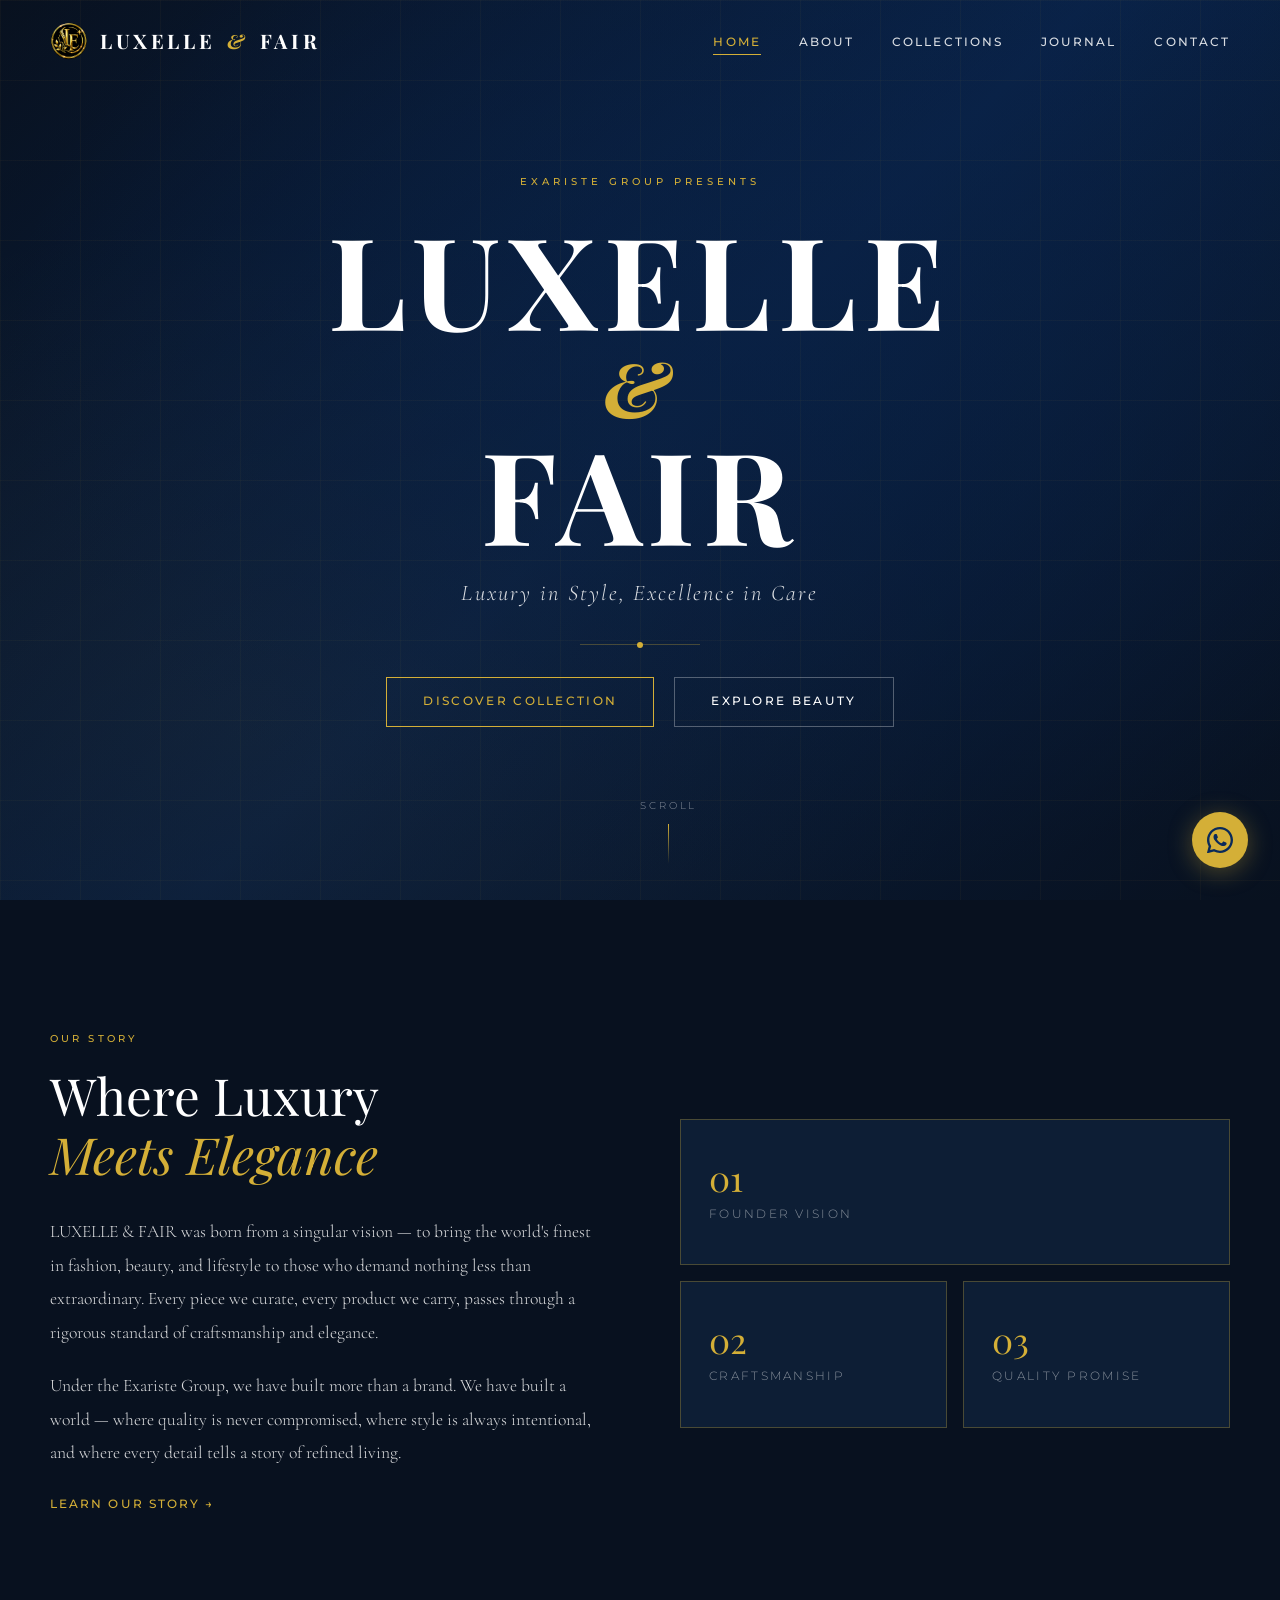
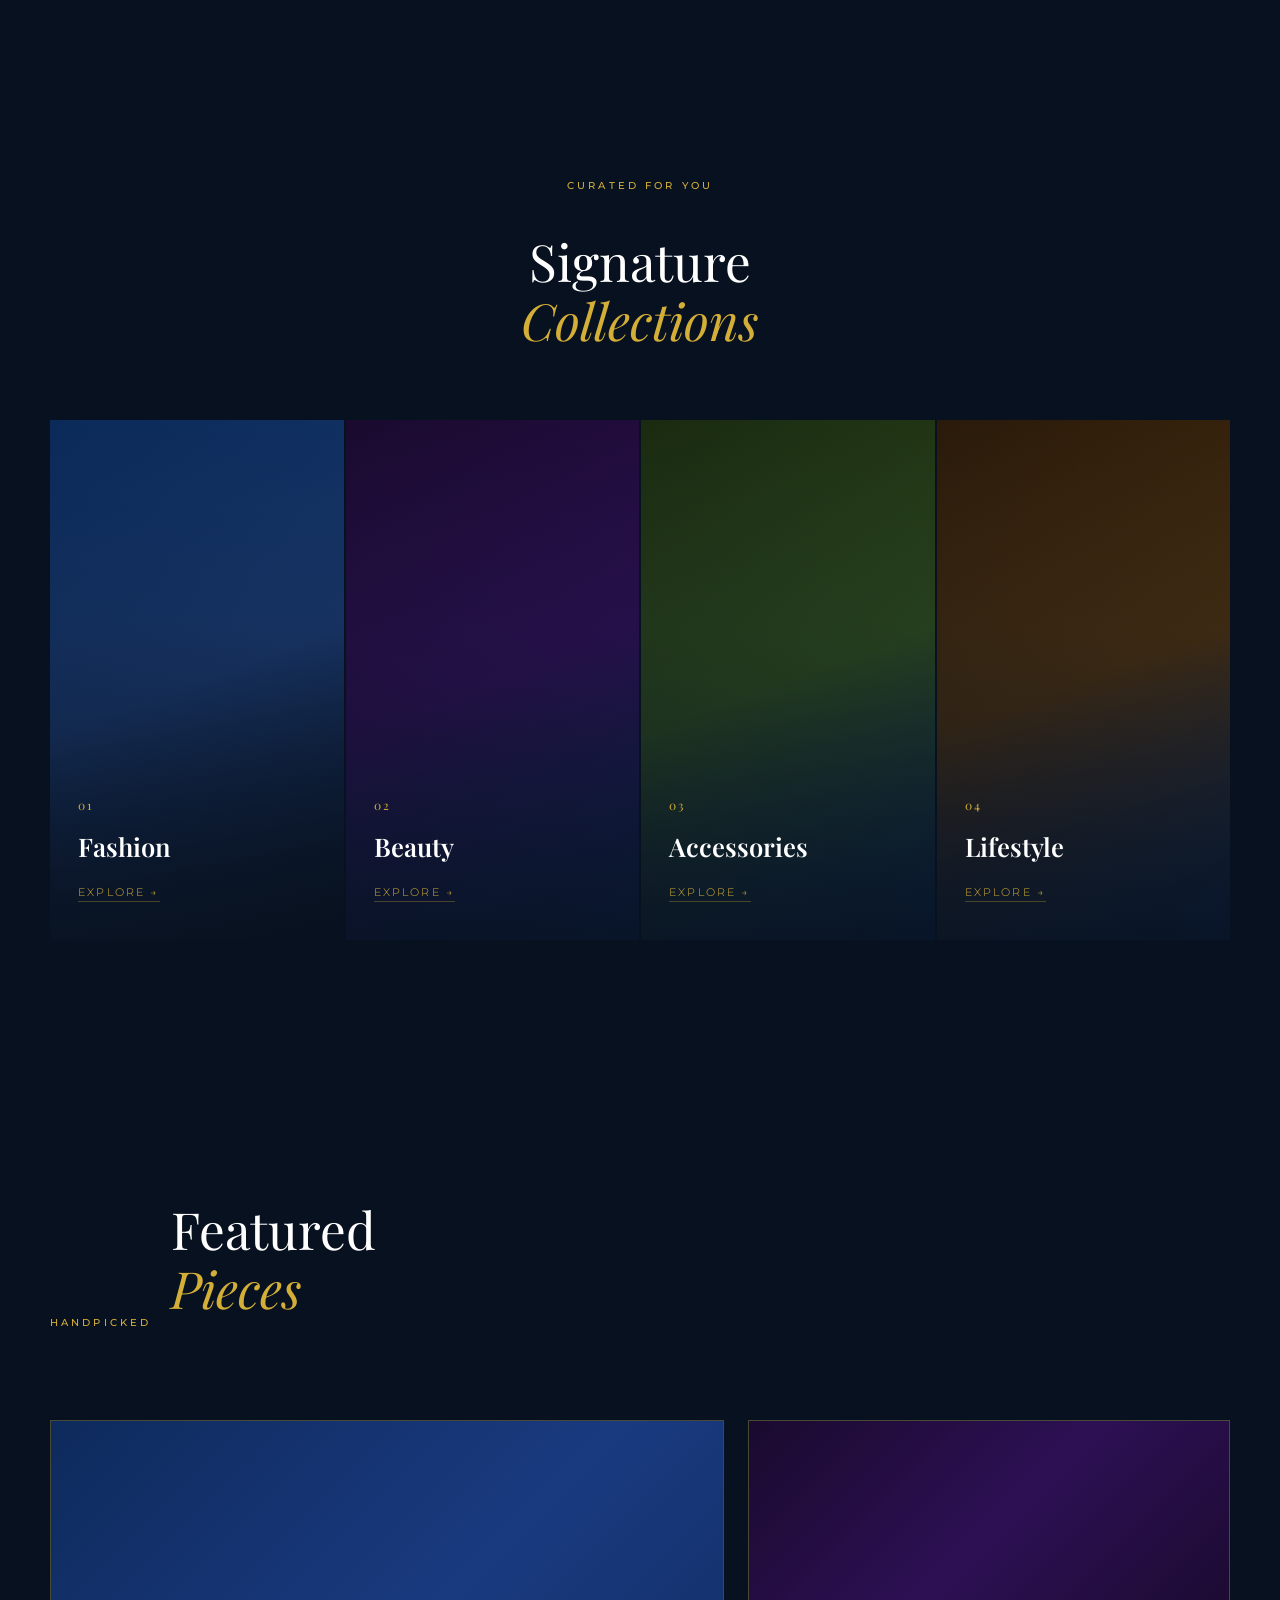
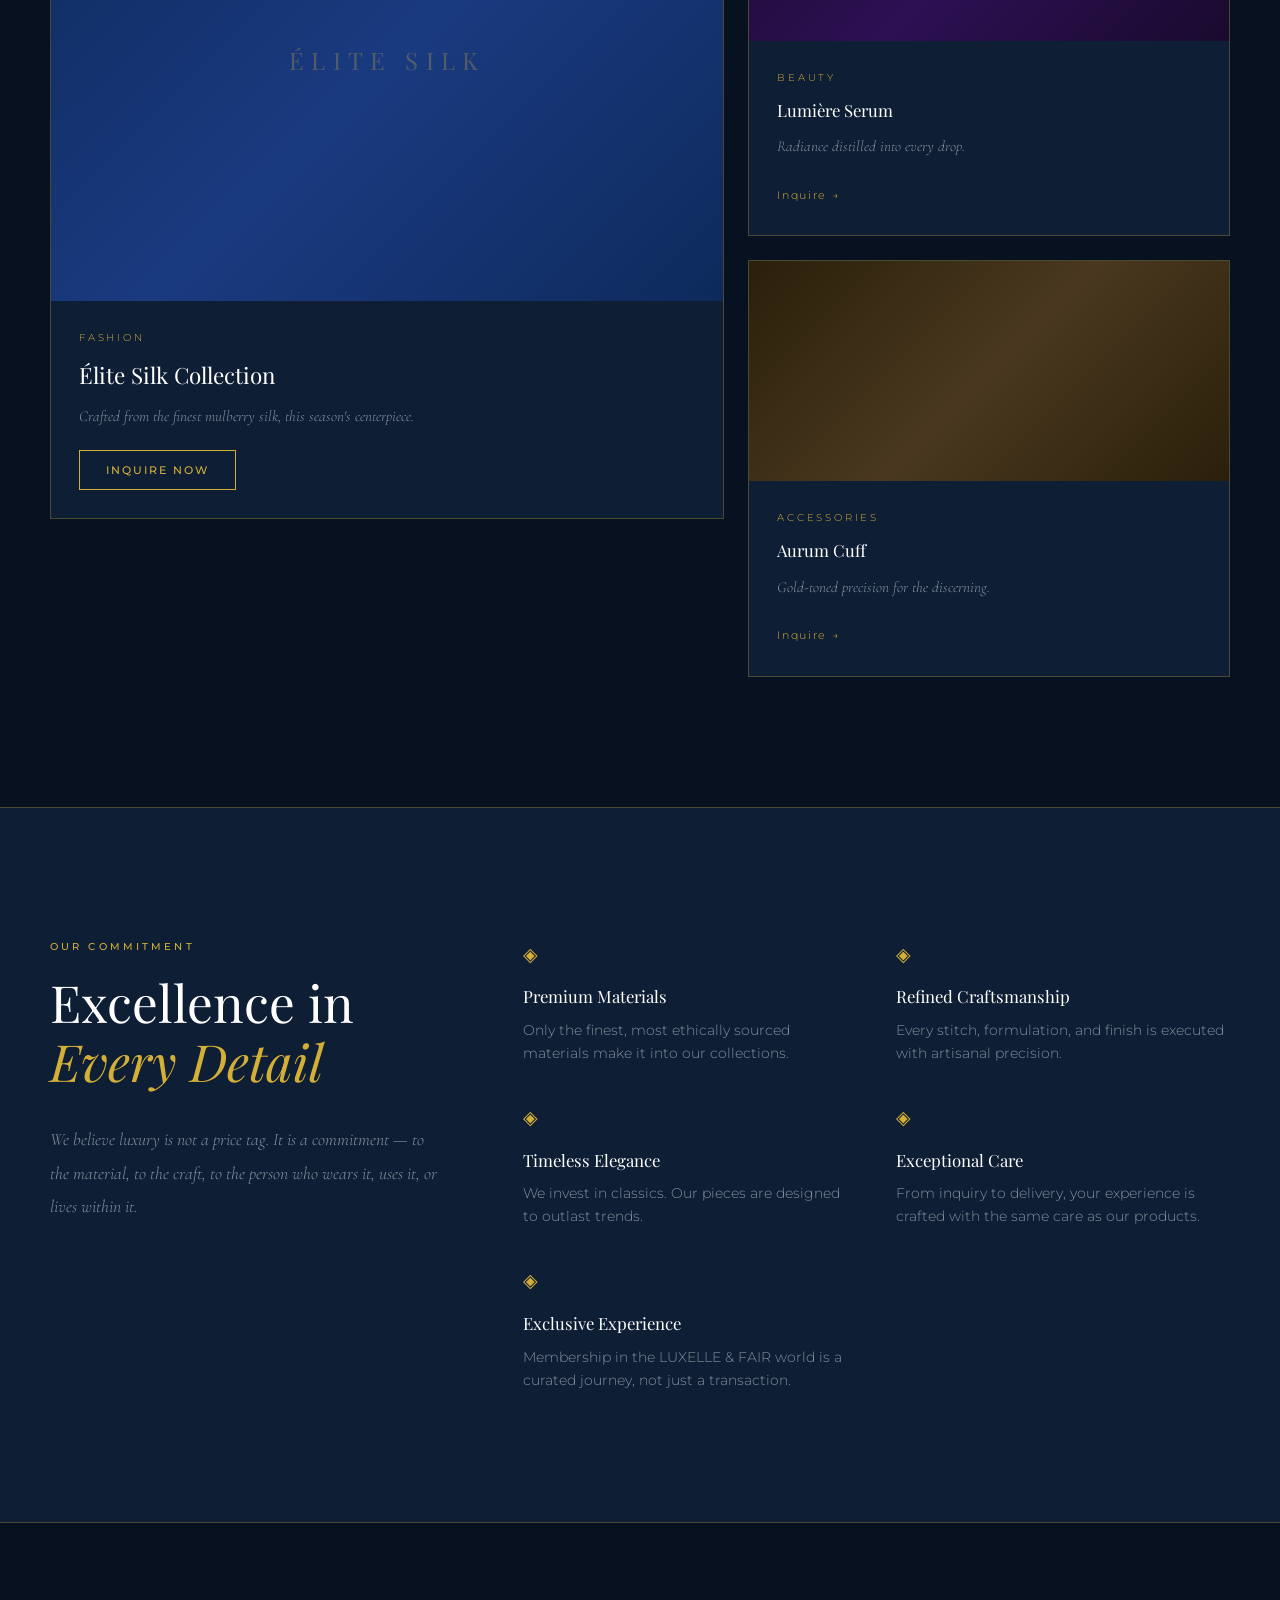
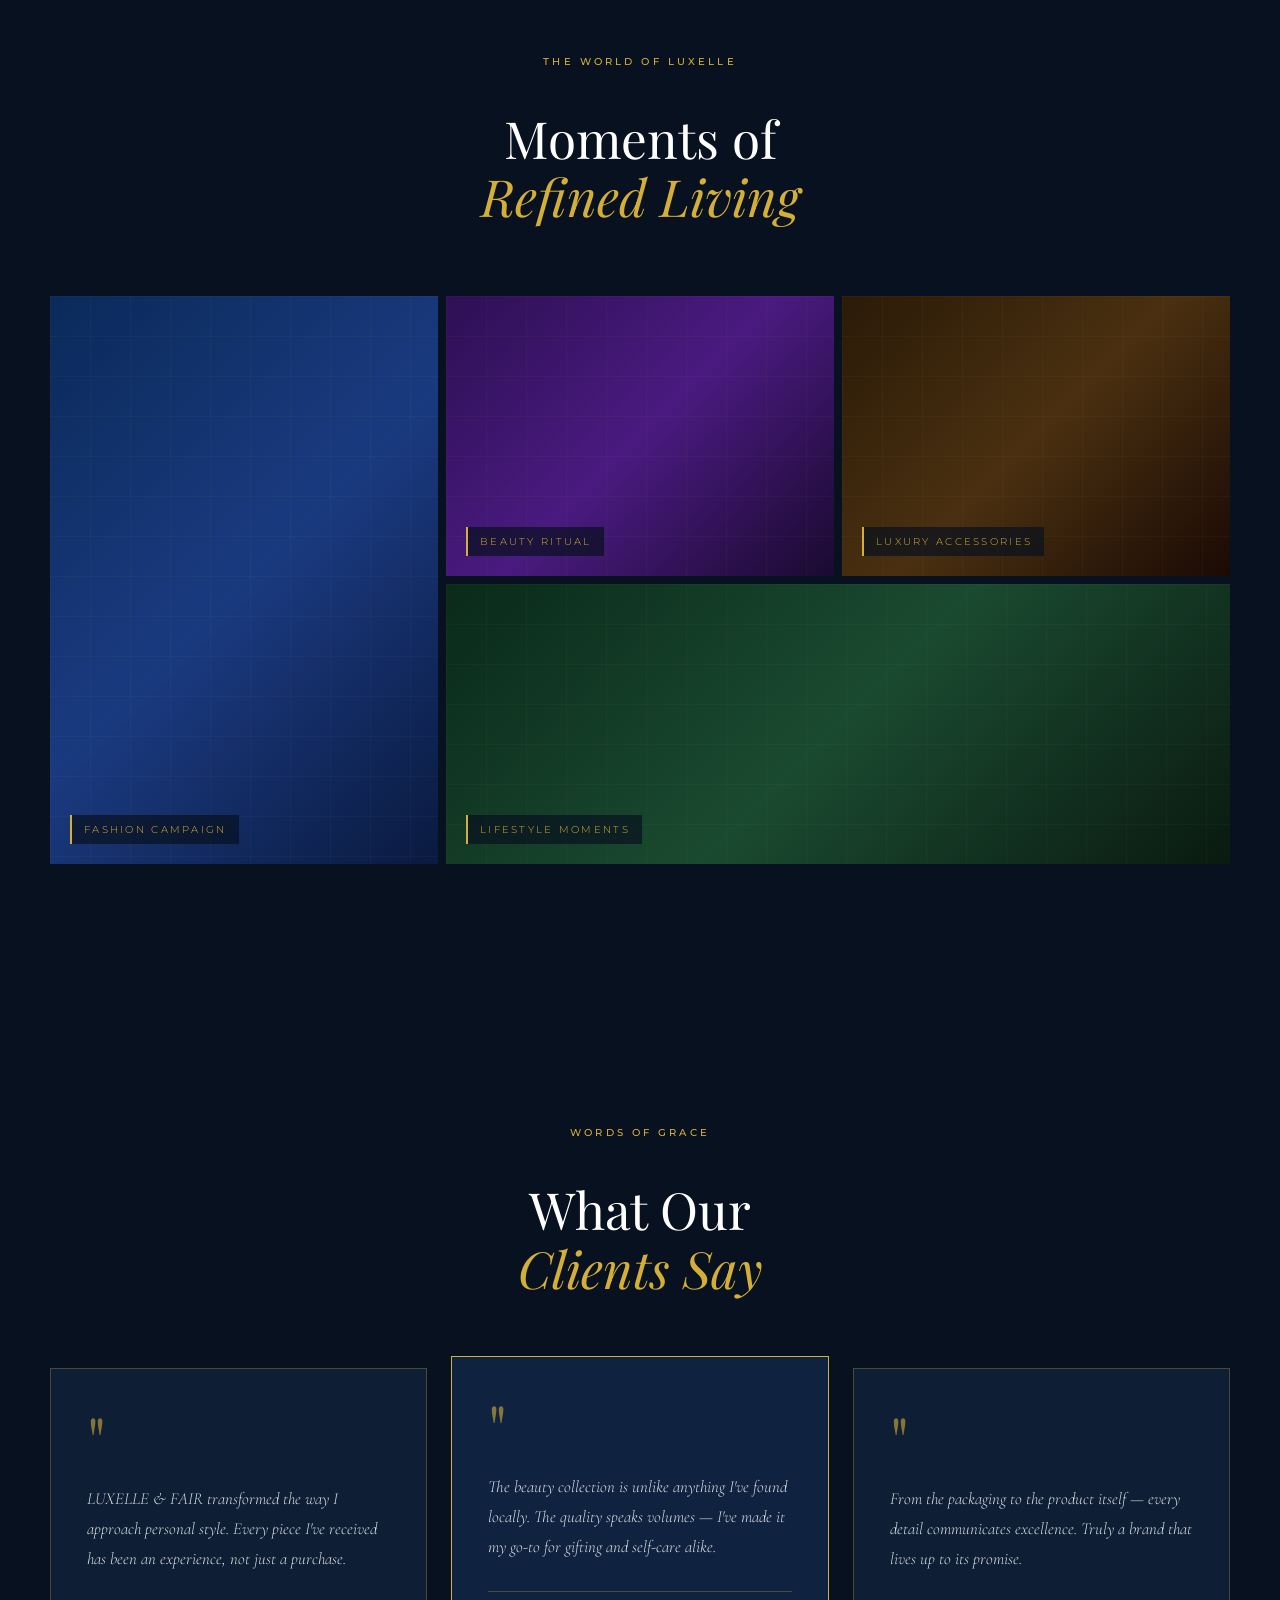
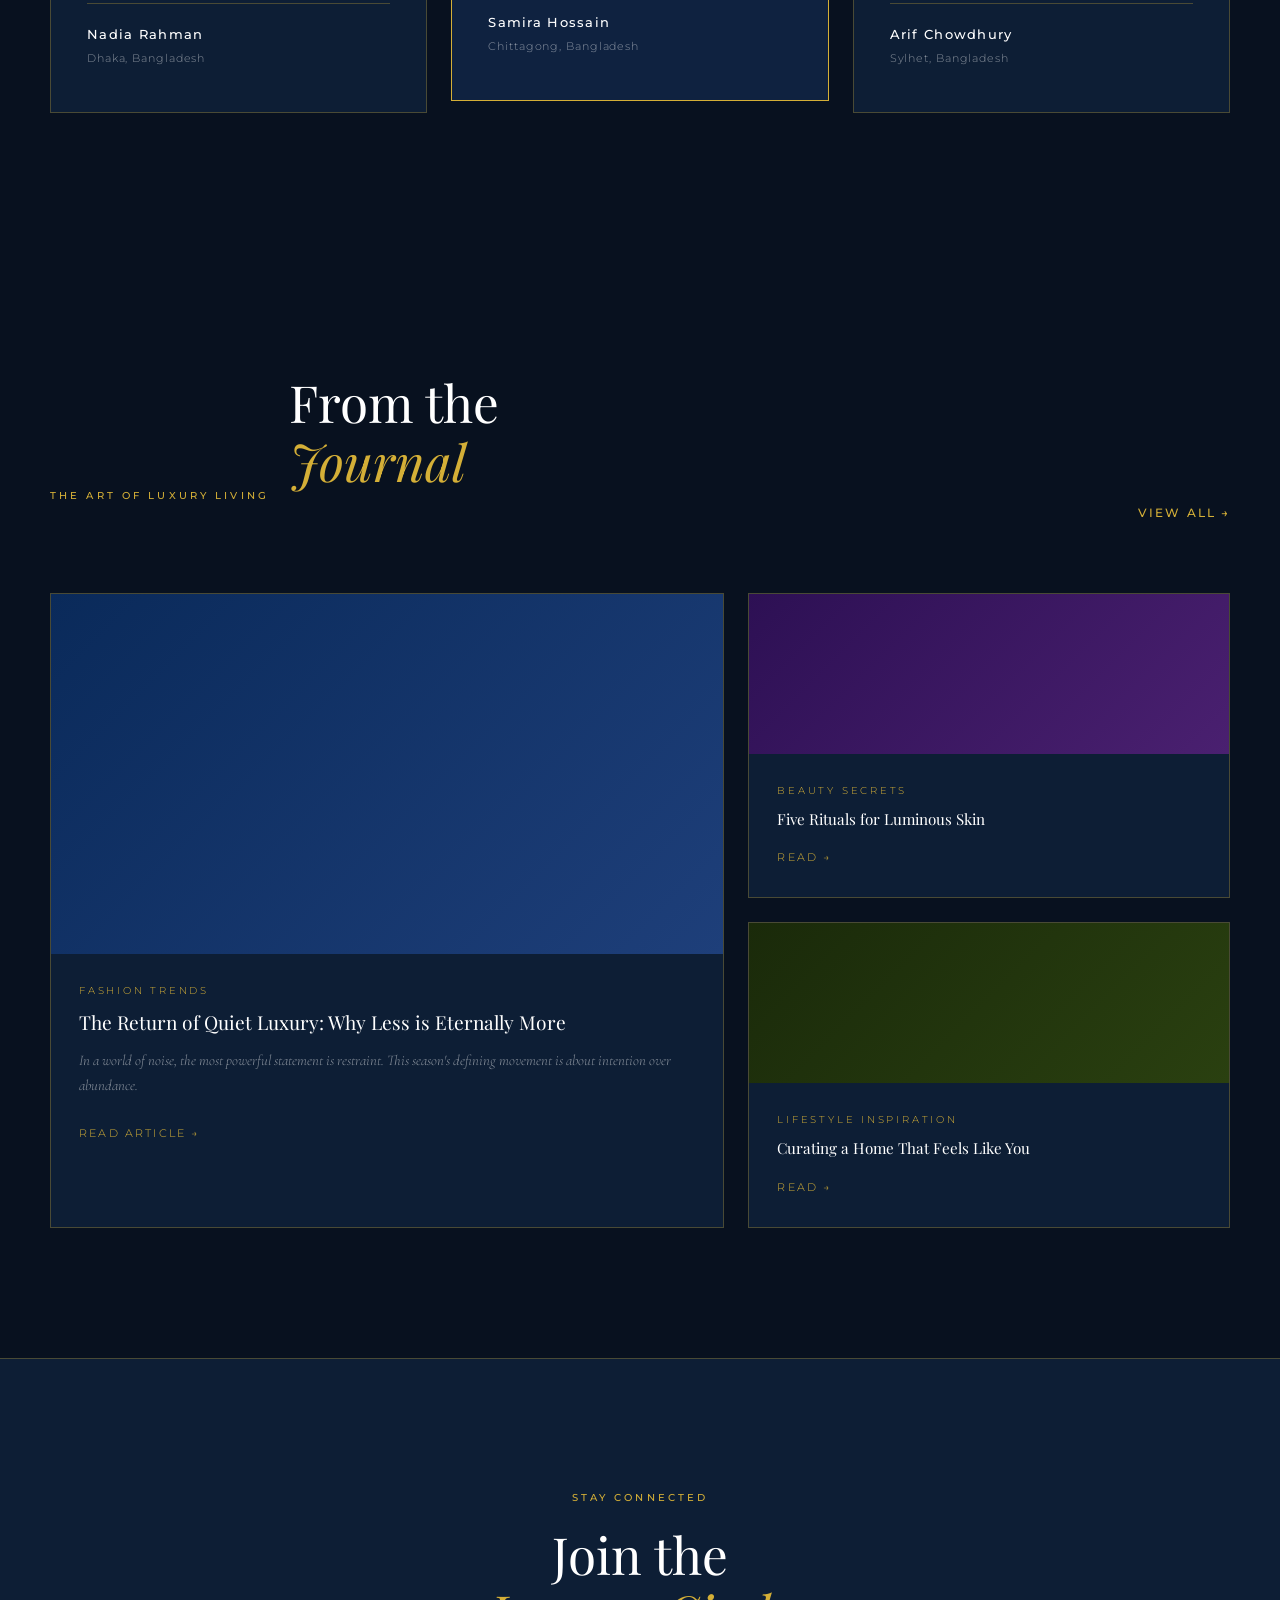
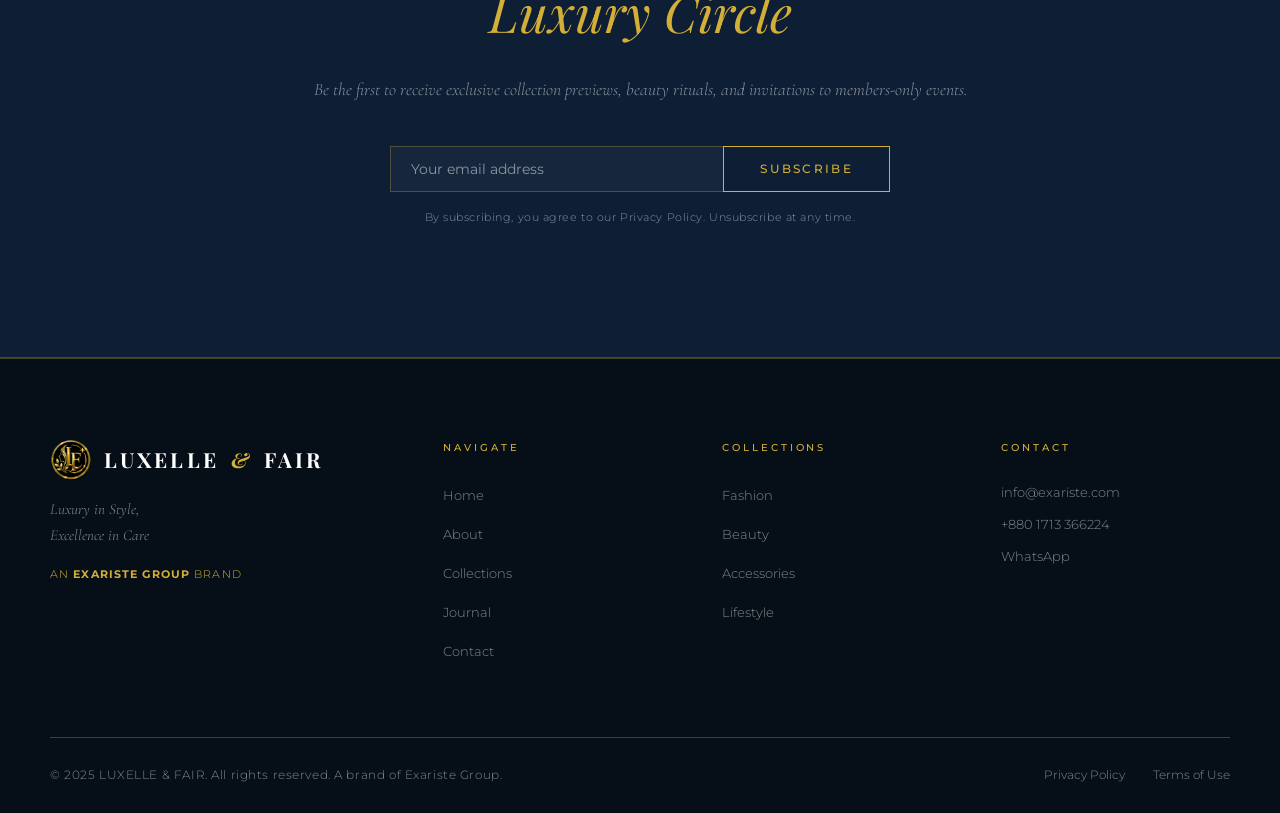
<file: index.html>
<!DOCTYPE html>
<html lang="en">
<head>
  <meta charset="UTF-8" />
  <meta name="viewport" content="width=device-width, initial-scale=1.0" />
  <title>LUXELLE & FAIR — Luxury in Style, Excellence in Care</title>
  <meta name="description" content="LUXELLE & FAIR — Premium Luxury Fashion, Beauty & Personal Care, and Exclusive Lifestyle Collections. Luxury in Style, Excellence in Care." />
  <meta property="og:title" content="LUXELLE & FAIR — Luxury in Style, Excellence in Care" />
  <meta property="og:description" content="Premium Luxury Fashion, Beauty & Personal Care, and Exclusive Lifestyle Collections." />
  <meta property="og:type" content="website" />
  <meta property="og:url" content="https://luxelle.exariste.com" />
  <link rel="canonical" href="https://luxelle.exariste.com" />
  <link rel="preconnect" href="https://fonts.googleapis.com" />
  <link rel="preconnect" href="https://fonts.gstatic.com" crossorigin />
  <link href="https://fonts.googleapis.com/css2?family=Playfair+Display:ital,wght@0,400;0,600;0,700;1,400;1,600&family=Cormorant+Garamond:ital,wght@0,300;0,400;0,500;1,300;1,400&family=Montserrat:wght@300;400;500;600&display=swap" rel="stylesheet" />
    <link rel="icon" type="image/png" sizes="32x32" href="favicon-32.png" />
  <link rel="icon" type="image/png" sizes="16x16" href="favicon-16.png" />
  <link rel="apple-touch-icon" sizes="180x180" href="apple-touch-icon.png" />
  <link rel="shortcut icon" href="favicon.ico" />
  <link rel="stylesheet" href="style.css" />
</head>
<body class="luxury-dark">

  <!-- Page Loader -->
  <div id="page-loader">
  <div class="loader-inner">
      <img src="logo.png" alt="LUXELLE & FAIR" class="loader-logo-img" />
      <div class="loader-logo">LUXELLE <span class="amp">&</span> FAIR</div>
      <div class="loader-line"><span></span></div>
    </div>
  </div>

  <!-- WhatsApp Floating Button -->
  <a href="https://wa.me/8801713366224" target="_blank" rel="noopener" class="wa-float" aria-label="WhatsApp">
    <svg viewBox="0 0 24 24" fill="currentColor"><path d="M17.472 14.382c-.297-.149-1.758-.867-2.03-.967-.273-.099-.471-.148-.67.15-.197.297-.767.966-.94 1.164-.173.199-.347.223-.644.075-.297-.15-1.255-.463-2.39-1.475-.883-.788-1.48-1.761-1.653-2.059-.173-.297-.018-.458.13-.606.134-.133.298-.347.446-.52.149-.174.198-.298.298-.497.099-.198.05-.371-.025-.52-.075-.149-.669-1.612-.916-2.207-.242-.579-.487-.5-.669-.51-.173-.008-.371-.01-.57-.01-.198 0-.52.074-.792.372-.272.297-1.04 1.016-1.04 2.479 0 1.462 1.065 2.875 1.213 3.074.149.198 2.096 3.2 5.077 4.487.709.306 1.262.489 1.694.625.712.227 1.36.195 1.871.118.571-.085 1.758-.719 2.006-1.413.248-.694.248-1.289.173-1.413-.074-.124-.272-.198-.57-.347z"/><path d="M12 0C5.373 0 0 5.373 0 12c0 2.123.554 4.117 1.528 5.845L.057 23.486a.5.5 0 0 0 .602.643l5.76-1.51A11.938 11.938 0 0 0 12 24c6.627 0 12-5.373 12-12S18.627 0 12 0zm0 21.818a9.807 9.807 0 0 1-5.003-1.371l-.36-.214-3.717.974.991-3.625-.233-.374A9.818 9.818 0 0 1 2.182 12C2.182 6.57 6.57 2.182 12 2.182S21.818 6.57 21.818 12 17.43 21.818 12 21.818z"/></svg>
  </a>

  <!-- Navigation -->
  <header id="site-header">
    <nav class="nav-container">
      <a href="index.html" class="nav-logo"><img src="logo.png" alt="LUXELLE &amp; FAIR" class="nav-logo-img" />LUXELLE <span class="amp">&</span> FAIR</a>
      <button class="nav-toggle" id="navToggle" aria-label="Menu">
        <span></span><span></span><span></span>
      </button>
      <ul class="nav-menu" id="navMenu">
        <li><a href="index.html" class="active">Home</a></li>
        <li><a href="about.html">About</a></li>
        <li class="has-dropdown">
          <a href="collections.html">Collections</a>
          <ul class="dropdown">
            <li><a href="collections.html#fashion">Fashion</a></li>
            <li><a href="collections.html#beauty">Beauty</a></li>
            <li><a href="collections.html#accessories">Accessories</a></li>
            <li><a href="collections.html#lifestyle">Lifestyle</a></li>
          </ul>
        </li>
        <li><a href="journal.html">Journal</a></li>
        <li><a href="contact.html">Contact</a></li>
      </ul>
    </nav>
  </header>

  <main>

    <!-- 1. Hero Section -->
    <section class="hero" id="hero">
      <div class="hero-bg">
        <div class="hero-overlay"></div>
        <div class="hero-pattern"></div>
      </div>
      <div class="hero-content">
        <div class="hero-eyebrow">Exariste Group Presents</div>
        <h1 class="hero-title">
          <span class="line-1">LUXELLE</span>
          <span class="amp-large">&</span>
          <span class="line-2">FAIR</span>
        </h1>
        <p class="hero-tagline">Luxury in Style, Excellence in Care</p>
        <div class="hero-divider"><span></span></div>
        <div class="hero-ctas">
          <a href="collections.html#fashion" class="btn-gold">Discover Collection</a>
          <a href="collections.html#beauty" class="btn-outline">Explore Beauty</a>
        </div>
      </div>
      <div class="hero-scroll-hint">
        <span>Scroll</span>
        <div class="scroll-line"></div>
      </div>
    </section>

    <!-- 2. Brand Story -->
    <section class="brand-story section-gap">
      <div class="container">
        <div class="brand-story-grid">
          <div class="brand-story-text">
            <span class="section-eyebrow">Our Story</span>
            <h2 class="section-title">Where Luxury<br /><em>Meets Elegance</em></h2>
            <p class="brand-story-body">LUXELLE &amp; FAIR was born from a singular vision — to bring the world's finest in fashion, beauty, and lifestyle to those who demand nothing less than extraordinary. Every piece we curate, every product we carry, passes through a rigorous standard of craftsmanship and elegance.</p>
            <p class="brand-story-body">Under the Exariste Group, we have built more than a brand. We have built a world — where quality is never compromised, where style is always intentional, and where every detail tells a story of refined living.</p>
            <a href="about.html" class="link-gold">Learn Our Story →</a>
          </div>
          <div class="brand-story-visual">
            <div class="brand-visual-block">
              <div class="visual-card vc-1">
                <div class="vc-inner">
                  <span class="vc-num">01</span>
                  <span class="vc-label">Founder Vision</span>
                </div>
              </div>
              <div class="visual-card vc-2">
                <div class="vc-inner">
                  <span class="vc-num">02</span>
                  <span class="vc-label">Craftsmanship</span>
                </div>
              </div>
              <div class="visual-card vc-3">
                <div class="vc-inner">
                  <span class="vc-num">03</span>
                  <span class="vc-label">Quality Promise</span>
                </div>
              </div>
            </div>
          </div>
        </div>
      </div>
    </section>

    <!-- 3. Signature Collections -->
    <section class="collections section-gap">
      <div class="container">
        <div class="section-header centered">
          <span class="section-eyebrow">Curated For You</span>
          <h2 class="section-title">Signature<br /><em>Collections</em></h2>
        </div>
        <div class="collections-grid">
          <a href="collections.html#fashion" class="collection-card">
            <div class="cc-bg cc-fashion"></div>
            <div class="cc-overlay"></div>
            <div class="cc-content">
              <span class="cc-num">01</span>
              <h3 class="cc-title">Fashion</h3>
              <p class="cc-desc">Timeless silhouettes. Contemporary vision.</p>
              <span class="cc-link">Explore →</span>
            </div>
          </a>
          <a href="collections.html#beauty" class="collection-card">
            <div class="cc-bg cc-beauty"></div>
            <div class="cc-overlay"></div>
            <div class="cc-content">
              <span class="cc-num">02</span>
              <h3 class="cc-title">Beauty</h3>
              <p class="cc-desc">Rituals that elevate. Formulas that endure.</p>
              <span class="cc-link">Explore →</span>
            </div>
          </a>
          <a href="collections.html#accessories" class="collection-card">
            <div class="cc-bg cc-accessories"></div>
            <div class="cc-overlay"></div>
            <div class="cc-content">
              <span class="cc-num">03</span>
              <h3 class="cc-title">Accessories</h3>
              <p class="cc-desc">The finishing touch. The defining detail.</p>
              <span class="cc-link">Explore →</span>
            </div>
          </a>
          <a href="collections.html#lifestyle" class="collection-card">
            <div class="cc-bg cc-lifestyle"></div>
            <div class="cc-overlay"></div>
            <div class="cc-content">
              <span class="cc-num">04</span>
              <h3 class="cc-title">Lifestyle</h3>
              <p class="cc-desc">Live with intention. Surround yourself with beauty.</p>
              <span class="cc-link">Explore →</span>
            </div>
          </a>
        </div>
      </div>
    </section>

    <!-- 4. Featured Products -->
    <section class="featured section-gap">
      <div class="container">
        <div class="section-header">
          <span class="section-eyebrow">Handpicked</span>
          <h2 class="section-title">Featured<br /><em>Pieces</em></h2>
        </div>
        <div class="featured-editorial">
          <div class="fe-large">
            <div class="fe-card">
              <div class="fe-img fe-img-1"></div>
              <div class="fe-info">
                <span class="fe-category">Fashion</span>
                <h3 class="fe-name">Élite Silk Collection</h3>
                <p class="fe-desc">Crafted from the finest mulberry silk, this season's centerpiece.</p>
                <a href="contact.html" class="btn-gold-sm">Inquire Now</a>
              </div>
            </div>
          </div>
          <div class="fe-right">
            <div class="fe-card fe-card-sm">
              <div class="fe-img fe-img-2"></div>
              <div class="fe-info">
                <span class="fe-category">Beauty</span>
                <h3 class="fe-name">Lumière Serum</h3>
                <p class="fe-desc">Radiance distilled into every drop.</p>
                <a href="contact.html" class="link-gold-sm">Inquire →</a>
              </div>
            </div>
            <div class="fe-card fe-card-sm">
              <div class="fe-img fe-img-3"></div>
              <div class="fe-info">
                <span class="fe-category">Accessories</span>
                <h3 class="fe-name">Aurum Cuff</h3>
                <p class="fe-desc">Gold-toned precision for the discerning.</p>
                <a href="contact.html" class="link-gold-sm">Inquire →</a>
              </div>
            </div>
          </div>
        </div>
      </div>
    </section>

    <!-- 5. Why Luxelle & Fair -->
    <section class="why-us section-gap">
      <div class="container">
        <div class="why-us-inner">
          <div class="why-us-text">
            <span class="section-eyebrow">Our Commitment</span>
            <h2 class="section-title">Excellence in<br /><em>Every Detail</em></h2>
            <p class="why-us-body">We believe luxury is not a price tag. It is a commitment — to the material, to the craft, to the person who wears it, uses it, or lives within it.</p>
          </div>
          <div class="why-us-pillars">
            <div class="pillar">
              <div class="pillar-icon">◈</div>
              <h4>Premium Materials</h4>
              <p>Only the finest, most ethically sourced materials make it into our collections.</p>
            </div>
            <div class="pillar">
              <div class="pillar-icon">◈</div>
              <h4>Refined Craftsmanship</h4>
              <p>Every stitch, formulation, and finish is executed with artisanal precision.</p>
            </div>
            <div class="pillar">
              <div class="pillar-icon">◈</div>
              <h4>Timeless Elegance</h4>
              <p>We invest in classics. Our pieces are designed to outlast trends.</p>
            </div>
            <div class="pillar">
              <div class="pillar-icon">◈</div>
              <h4>Exceptional Care</h4>
              <p>From inquiry to delivery, your experience is crafted with the same care as our products.</p>
            </div>
            <div class="pillar">
              <div class="pillar-icon">◈</div>
              <h4>Exclusive Experience</h4>
              <p>Membership in the LUXELLE &amp; FAIR world is a curated journey, not just a transaction.</p>
            </div>
          </div>
        </div>
      </div>
    </section>

    <!-- 6. Lifestyle Gallery -->
    <section class="gallery section-gap">
      <div class="container">
        <div class="section-header centered">
          <span class="section-eyebrow">The World of Luxelle</span>
          <h2 class="section-title">Moments of<br /><em>Refined Living</em></h2>
        </div>
        <div class="gallery-grid">
          <div class="gallery-item gi-tall">
            <div class="gi-bg gi-bg-1"></div>
            <div class="gi-label">Fashion Campaign</div>
          </div>
          <div class="gallery-item">
            <div class="gi-bg gi-bg-2"></div>
            <div class="gi-label">Beauty Ritual</div>
          </div>
          <div class="gallery-item">
            <div class="gi-bg gi-bg-3"></div>
            <div class="gi-label">Luxury Accessories</div>
          </div>
          <div class="gallery-item gi-wide">
            <div class="gi-bg gi-bg-4"></div>
            <div class="gi-label">Lifestyle Moments</div>
          </div>
        </div>
      </div>
    </section>

    <!-- 7. Testimonials -->
    <section class="testimonials section-gap">
      <div class="container">
        <div class="section-header centered">
          <span class="section-eyebrow">Words of Grace</span>
          <h2 class="section-title">What Our<br /><em>Clients Say</em></h2>
        </div>
        <div class="testimonials-grid">
          <div class="testimonial-card">
            <div class="testi-quote">"</div>
            <p class="testi-text">LUXELLE &amp; FAIR transformed the way I approach personal style. Every piece I've received has been an experience, not just a purchase.</p>
            <div class="testi-author">
              <span class="testi-name">Nadia Rahman</span>
              <span class="testi-role">Dhaka, Bangladesh</span>
            </div>
          </div>
          <div class="testimonial-card tc-featured">
            <div class="testi-quote">"</div>
            <p class="testi-text">The beauty collection is unlike anything I've found locally. The quality speaks volumes — I've made it my go-to for gifting and self-care alike.</p>
            <div class="testi-author">
              <span class="testi-name">Samira Hossain</span>
              <span class="testi-role">Chittagong, Bangladesh</span>
            </div>
          </div>
          <div class="testimonial-card">
            <div class="testi-quote">"</div>
            <p class="testi-text">From the packaging to the product itself — every detail communicates excellence. Truly a brand that lives up to its promise.</p>
            <div class="testi-author">
              <span class="testi-name">Arif Chowdhury</span>
              <span class="testi-role">Sylhet, Bangladesh</span>
            </div>
          </div>
        </div>
      </div>
    </section>

    <!-- 8. Journal -->
    <section class="journal section-gap">
      <div class="container">
        <div class="section-header">
          <span class="section-eyebrow">The Art of Luxury Living</span>
          <h2 class="section-title">From the<br /><em>Journal</em></h2>
          <a href="journal.html" class="link-gold">View All →</a>
        </div>
        <div class="journal-grid">
          <a href="journal.html" class="journal-card jc-large">
            <div class="jc-img jc-img-1"></div>
            <div class="jc-info">
              <span class="jc-cat">Fashion Trends</span>
              <h3 class="jc-title">The Return of Quiet Luxury: Why Less is Eternally More</h3>
              <p class="jc-excerpt">In a world of noise, the most powerful statement is restraint. This season's defining movement is about intention over abundance.</p>
              <span class="jc-read">Read Article →</span>
            </div>
          </a>
          <div class="journal-side">
            <a href="journal.html" class="journal-card jc-sm">
              <div class="jc-img jc-img-2"></div>
              <div class="jc-info">
                <span class="jc-cat">Beauty Secrets</span>
                <h3 class="jc-title">Five Rituals for Luminous Skin</h3>
                <span class="jc-read">Read →</span>
              </div>
            </a>
            <a href="journal.html" class="journal-card jc-sm">
              <div class="jc-img jc-img-3"></div>
              <div class="jc-info">
                <span class="jc-cat">Lifestyle Inspiration</span>
                <h3 class="jc-title">Curating a Home That Feels Like You</h3>
                <span class="jc-read">Read →</span>
              </div>
            </a>
          </div>
        </div>
      </div>
    </section>

    <!-- 9. Newsletter -->
    <section class="newsletter section-gap">
      <div class="container">
        <div class="newsletter-inner">
          <span class="section-eyebrow">Stay Connected</span>
          <h2 class="section-title">Join the<br /><em>Luxury Circle</em></h2>
          <p class="newsletter-body">Be the first to receive exclusive collection previews, beauty rituals, and invitations to members-only events.</p>
          <form class="newsletter-form" onsubmit="handleNewsletterSubmit(event)">
            <div class="form-row">
              <input type="email" placeholder="Your email address" required class="nl-input" />
              <button type="submit" class="btn-gold">Subscribe</button>
            </div>
            <p class="nl-note">By subscribing, you agree to our Privacy Policy. Unsubscribe at any time.</p>
          </form>
        </div>
      </div>
    </section>

  </main>

  <!-- Footer -->
  <footer class="site-footer">
    <div class="container">
      <div class="footer-grid">
        <div class="footer-brand">
          <div class="footer-logo" style="display:flex;align-items:center;gap:12px;"><img src="logo.png" alt="LUXELLE &amp; FAIR" style="width:42px;height:42px;border-radius:50%;" />LUXELLE <span class="amp">&</span> FAIR</div>
          <p class="footer-tagline">Luxury in Style,<br />Excellence in Care</p>
          <p class="footer-group">An <strong>Exariste Group</strong> Brand</p>
        </div>
        <div class="footer-nav">
          <h4>Navigate</h4>
          <ul>
            <li><a href="index.html">Home</a></li>
            <li><a href="about.html">About</a></li>
            <li><a href="collections.html">Collections</a></li>
            <li><a href="journal.html">Journal</a></li>
            <li><a href="contact.html">Contact</a></li>
          </ul>
        </div>
        <div class="footer-collections">
          <h4>Collections</h4>
          <ul>
            <li><a href="collections.html#fashion">Fashion</a></li>
            <li><a href="collections.html#beauty">Beauty</a></li>
            <li><a href="collections.html#accessories">Accessories</a></li>
            <li><a href="collections.html#lifestyle">Lifestyle</a></li>
          </ul>
        </div>
        <div class="footer-contact">
          <h4>Contact</h4>
          <p><a href="mailto:info@exariste.com">info@exariste.com</a></p>
          <p><a href="tel:+8801713366224">+880 1713 366224</a></p>
          <p><a href="https://wa.me/8801713366224" target="_blank">WhatsApp</a></p>
        </div>
      </div>
      <div class="footer-bottom">
        <p>© 2025 LUXELLE &amp; FAIR. All rights reserved. A brand of Exariste Group.</p>
        <div class="footer-links">
          <a href="#">Privacy Policy</a>
          <a href="#">Terms of Use</a>
        </div>
      </div>
    </div>
  </footer>

  <script src="main.js"></script>
</body>
</html>
</file>
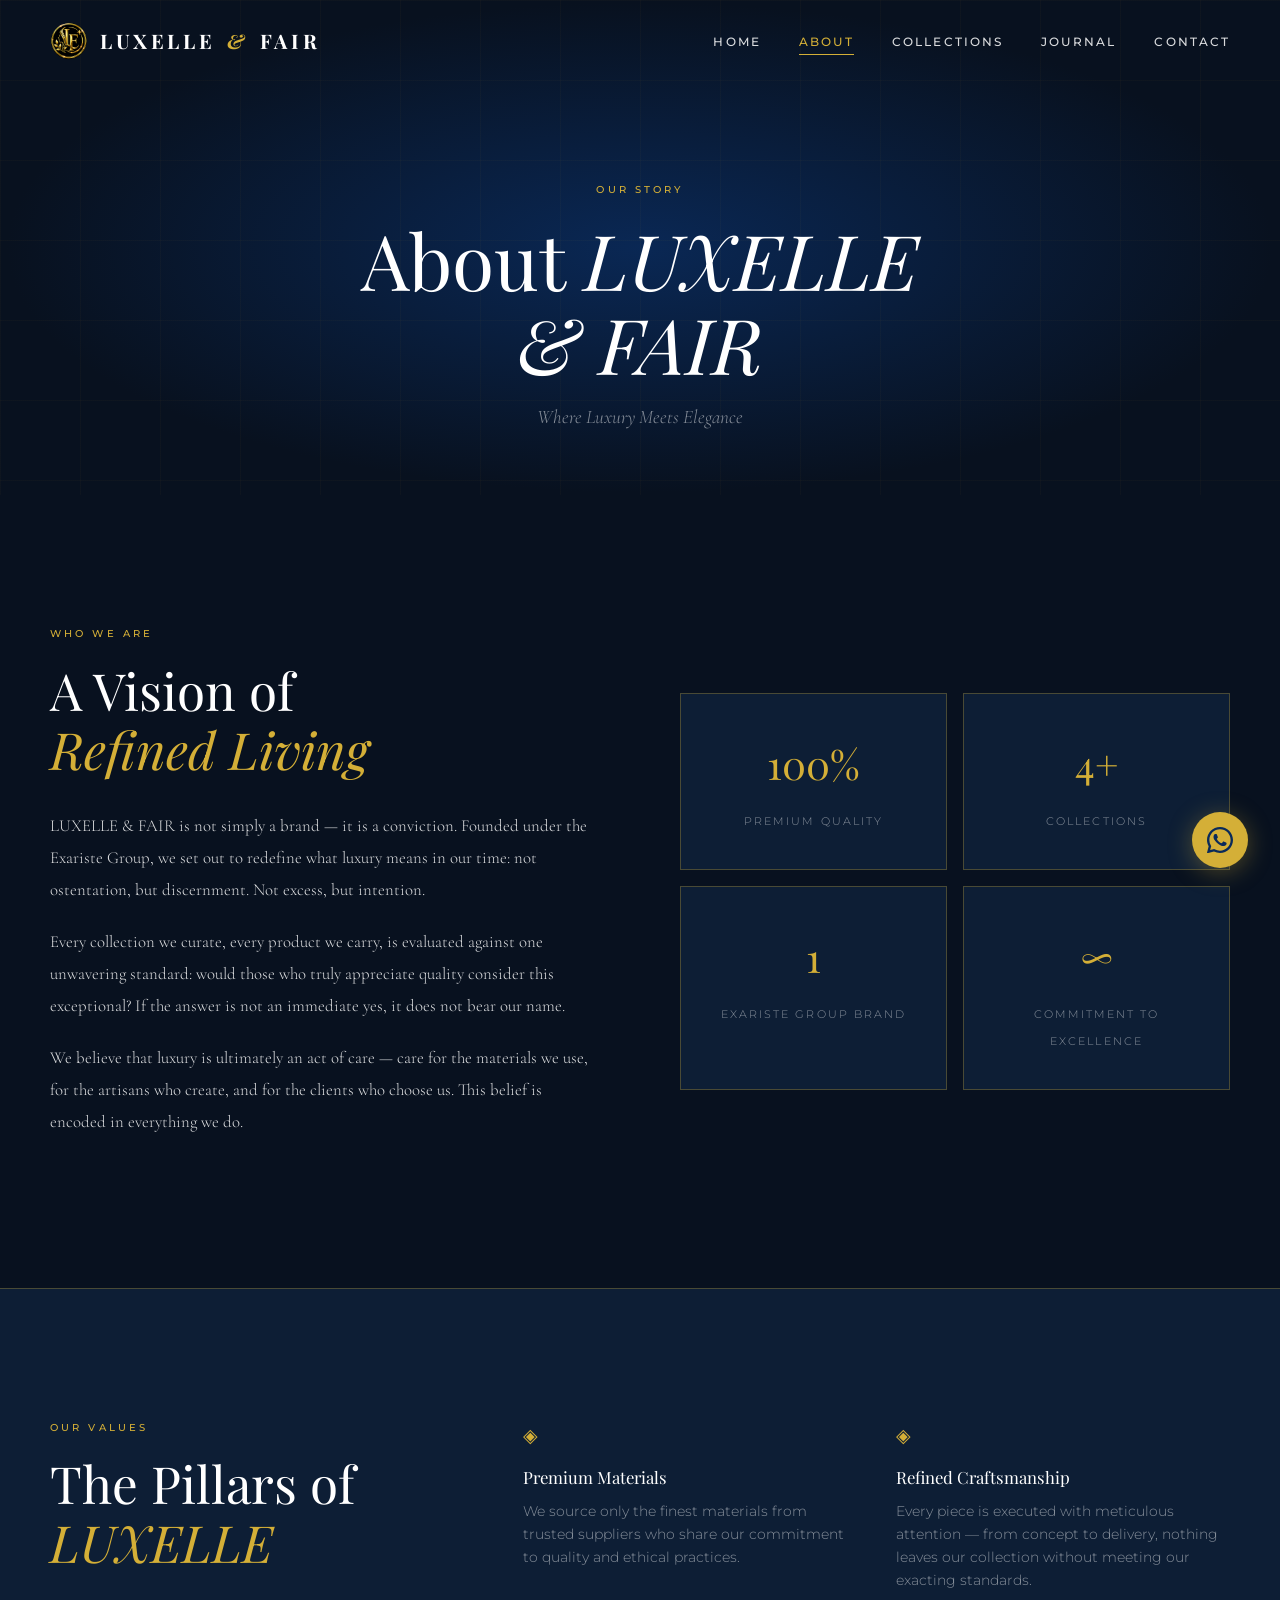
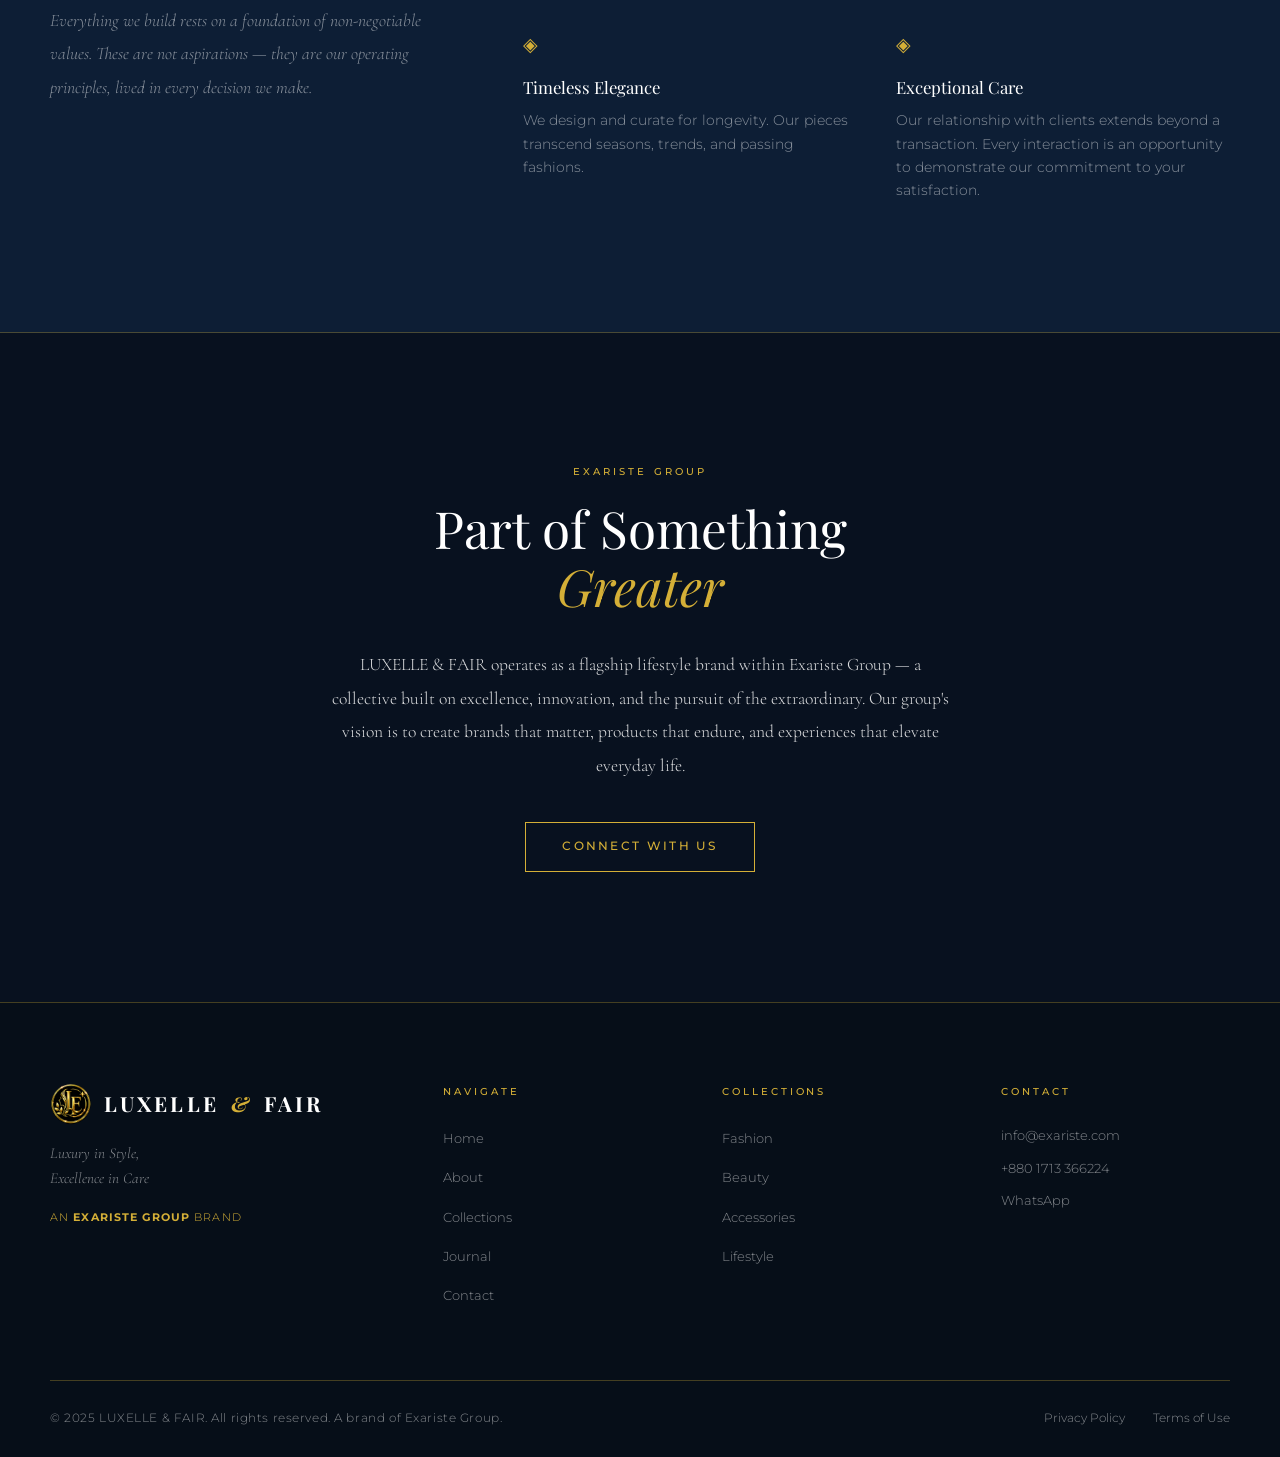
<file: about.html>
<!DOCTYPE html>
<html lang="en">
<head>
  <meta charset="UTF-8" />
  <meta name="viewport" content="width=device-width, initial-scale=1.0" />
  <title>About — LUXELLE & FAIR</title>
  <meta name="description" content="Our story — LUXELLE & FAIR, an Exariste Group brand. Luxury in Style, Excellence in Care." />
  <link rel="preconnect" href="https://fonts.googleapis.com" />
  <link rel="preconnect" href="https://fonts.gstatic.com" crossorigin />
  <link href="https://fonts.googleapis.com/css2?family=Playfair+Display:ital,wght@0,400;0,600;0,700;1,400;1,600&family=Cormorant+Garamond:ital,wght@0,300;0,400;0,500;1,300;1,400&family=Montserrat:wght@300;400;500;600&display=swap" rel="stylesheet" />
    <link rel="icon" type="image/png" sizes="32x32" href="favicon-32.png" />
  <link rel="icon" type="image/png" sizes="16x16" href="favicon-16.png" />
  <link rel="apple-touch-icon" sizes="180x180" href="apple-touch-icon.png" />
  <link rel="shortcut icon" href="favicon.ico" />
  <link rel="stylesheet" href="style.css" />
</head>
<body class="luxury-dark">
  <div id="page-loader"><div class="loader-inner"><img src="logo.png" alt="LUXELLE &amp; FAIR" class="loader-logo-img" /><div class="loader-logo">LUXELLE <span class="amp">&</span> FAIR</div><div class="loader-line"><span></span></div></div></div>
  <a href="https://wa.me/8801713366224" target="_blank" rel="noopener" class="wa-float" aria-label="WhatsApp">
    <svg viewBox="0 0 24 24" fill="currentColor"><path d="M17.472 14.382c-.297-.149-1.758-.867-2.03-.967-.273-.099-.471-.148-.67.15-.197.297-.767.966-.94 1.164-.173.199-.347.223-.644.075-.297-.15-1.255-.463-2.39-1.475-.883-.788-1.48-1.761-1.653-2.059-.173-.297-.018-.458.13-.606.134-.133.298-.347.446-.52.149-.174.198-.298.298-.497.099-.198.05-.371-.025-.52-.075-.149-.669-1.612-.916-2.207-.242-.579-.487-.5-.669-.51-.173-.008-.371-.01-.57-.01-.198 0-.52.074-.792.372-.272.297-1.04 1.016-1.04 2.479 0 1.462 1.065 2.875 1.213 3.074.149.198 2.096 3.2 5.077 4.487.709.306 1.262.489 1.694.625.712.227 1.36.195 1.871.118.571-.085 1.758-.719 2.006-1.413.248-.694.248-1.289.173-1.413-.074-.124-.272-.198-.57-.347z"/><path d="M12 0C5.373 0 0 5.373 0 12c0 2.123.554 4.117 1.528 5.845L.057 23.486a.5.5 0 0 0 .602.643l5.76-1.51A11.938 11.938 0 0 0 12 24c6.627 0 12-5.373 12-12S18.627 0 12 0zm0 21.818a9.807 9.807 0 0 1-5.003-1.371l-.36-.214-3.717.974.991-3.625-.233-.374A9.818 9.818 0 0 1 2.182 12C2.182 6.57 6.57 2.182 12 2.182S21.818 6.57 21.818 12 17.43 21.818 12 21.818z"/></svg>
  </a>
  <header id="site-header">
    <nav class="nav-container">
      <a href="index.html" class="nav-logo"><img src="logo.png" alt="LUXELLE & FAIR" class="nav-logo-img" />LUXELLE <span class="amp">&</span> FAIR</a>
      <button class="nav-toggle" id="navToggle" aria-label="Menu"><span></span><span></span><span></span></button>
      <ul class="nav-menu" id="navMenu">
        <li><a href="index.html">Home</a></li>
        <li><a href="about.html" class="active">About</a></li>
        <li class="has-dropdown">
          <a href="collections.html">Collections</a>
          <ul class="dropdown">
            <li><a href="collections.html#fashion">Fashion</a></li>
            <li><a href="collections.html#beauty">Beauty</a></li>
            <li><a href="collections.html#accessories">Accessories</a></li>
            <li><a href="collections.html#lifestyle">Lifestyle</a></li>
          </ul>
        </li>
        <li><a href="journal.html">Journal</a></li>
        <li><a href="contact.html">Contact</a></li>
      </ul>
    </nav>
  </header>

  <main>
    <section class="page-hero">
      <div class="container">
        <div class="page-hero-content">
          <span class="section-eyebrow">Our Story</span>
          <h1 class="page-hero-title">About <em>LUXELLE</em><br /><em>&amp; FAIR</em></h1>
          <p class="page-hero-sub">Where Luxury Meets Elegance</p>
        </div>
      </div>
    </section>

    <section class="section-gap">
      <div class="container">
        <div class="about-grid">
          <div class="about-text reveal">
            <span class="section-eyebrow">Who We Are</span>
            <h2 class="section-title">A Vision of<br /><em>Refined Living</em></h2>
            <p>LUXELLE &amp; FAIR is not simply a brand — it is a conviction. Founded under the Exariste Group, we set out to redefine what luxury means in our time: not ostentation, but discernment. Not excess, but intention.</p>
            <p>Every collection we curate, every product we carry, is evaluated against one unwavering standard: would those who truly appreciate quality consider this exceptional? If the answer is not an immediate yes, it does not bear our name.</p>
            <p>We believe that luxury is ultimately an act of care — care for the materials we use, for the artisans who create, and for the clients who choose us. This belief is encoded in everything we do.</p>
          </div>
          <div class="about-visual reveal reveal-delay-2">
            <div class="av-block">
              <span class="av-num">100%</span>
              <span class="av-label">Premium Quality</span>
            </div>
            <div class="av-block">
              <span class="av-num">4+</span>
              <span class="av-label">Collections</span>
            </div>
            <div class="av-block">
              <span class="av-num">1</span>
              <span class="av-label">Exariste Group Brand</span>
            </div>
            <div class="av-block">
              <span class="av-num">∞</span>
              <span class="av-label">Commitment to Excellence</span>
            </div>
          </div>
        </div>
      </div>
    </section>

    <section class="why-us section-gap">
      <div class="container">
        <div class="why-us-inner">
          <div class="reveal">
            <span class="section-eyebrow">Our Values</span>
            <h2 class="section-title">The Pillars of<br /><em>LUXELLE</em></h2>
            <p class="why-us-body">Everything we build rests on a foundation of non-negotiable values. These are not aspirations — they are our operating principles, lived in every decision we make.</p>
          </div>
          <div class="why-us-pillars">
            <div class="pillar reveal reveal-delay-1">
              <div class="pillar-icon">◈</div>
              <h4>Premium Materials</h4>
              <p>We source only the finest materials from trusted suppliers who share our commitment to quality and ethical practices.</p>
            </div>
            <div class="pillar reveal reveal-delay-2">
              <div class="pillar-icon">◈</div>
              <h4>Refined Craftsmanship</h4>
              <p>Every piece is executed with meticulous attention — from concept to delivery, nothing leaves our collection without meeting our exacting standards.</p>
            </div>
            <div class="pillar reveal reveal-delay-3">
              <div class="pillar-icon">◈</div>
              <h4>Timeless Elegance</h4>
              <p>We design and curate for longevity. Our pieces transcend seasons, trends, and passing fashions.</p>
            </div>
            <div class="pillar reveal reveal-delay-4">
              <div class="pillar-icon">◈</div>
              <h4>Exceptional Care</h4>
              <p>Our relationship with clients extends beyond a transaction. Every interaction is an opportunity to demonstrate our commitment to your satisfaction.</p>
            </div>
          </div>
        </div>
      </div>
    </section>

    <section class="section-gap">
      <div class="container" style="text-align:center; max-width:700px; margin:0 auto;">
        <span class="section-eyebrow reveal">Exariste Group</span>
        <h2 class="section-title reveal">Part of Something<br /><em>Greater</em></h2>
        <p class="brand-story-body reveal" style="text-align:center;">LUXELLE &amp; FAIR operates as a flagship lifestyle brand within Exariste Group — a collective built on excellence, innovation, and the pursuit of the extraordinary. Our group's vision is to create brands that matter, products that endure, and experiences that elevate everyday life.</p>
        <div style="margin-top:40px;" class="reveal">
          <a href="contact.html" class="btn-gold">Connect With Us</a>
        </div>
      </div>
    </section>
  </main>

  <footer class="site-footer">
    <div class="container">
      <div class="footer-grid">
        <div class="footer-brand">
          <div class="footer-logo" style="display:flex;align-items:center;gap:12px;"><img src="logo.png" alt="LUXELLE &amp; FAIR" style="width:42px;height:42px;border-radius:50%;" />LUXELLE <span class="amp">&</span> FAIR</div>
          <p class="footer-tagline">Luxury in Style,<br />Excellence in Care</p>
          <p class="footer-group">An <strong>Exariste Group</strong> Brand</p>
        </div>
        <div class="footer-nav">
          <h4>Navigate</h4>
          <ul>
            <li><a href="index.html">Home</a></li>
            <li><a href="about.html">About</a></li>
            <li><a href="collections.html">Collections</a></li>
            <li><a href="journal.html">Journal</a></li>
            <li><a href="contact.html">Contact</a></li>
          </ul>
        </div>
        <div class="footer-collections">
          <h4>Collections</h4>
          <ul>
            <li><a href="collections.html#fashion">Fashion</a></li>
            <li><a href="collections.html#beauty">Beauty</a></li>
            <li><a href="collections.html#accessories">Accessories</a></li>
            <li><a href="collections.html#lifestyle">Lifestyle</a></li>
          </ul>
        </div>
        <div class="footer-contact">
          <h4>Contact</h4>
          <p><a href="mailto:info@exariste.com">info@exariste.com</a></p>
          <p><a href="tel:+8801713366224">+880 1713 366224</a></p>
          <p><a href="https://wa.me/8801713366224" target="_blank">WhatsApp</a></p>
        </div>
      </div>
      <div class="footer-bottom">
        <p>© 2025 LUXELLE &amp; FAIR. All rights reserved. A brand of Exariste Group.</p>
        <div class="footer-links"><a href="#">Privacy Policy</a><a href="#">Terms of Use</a></div>
      </div>
    </div>
  </footer>
  <script src="main.js"></script>
</body>
</html>
</file>
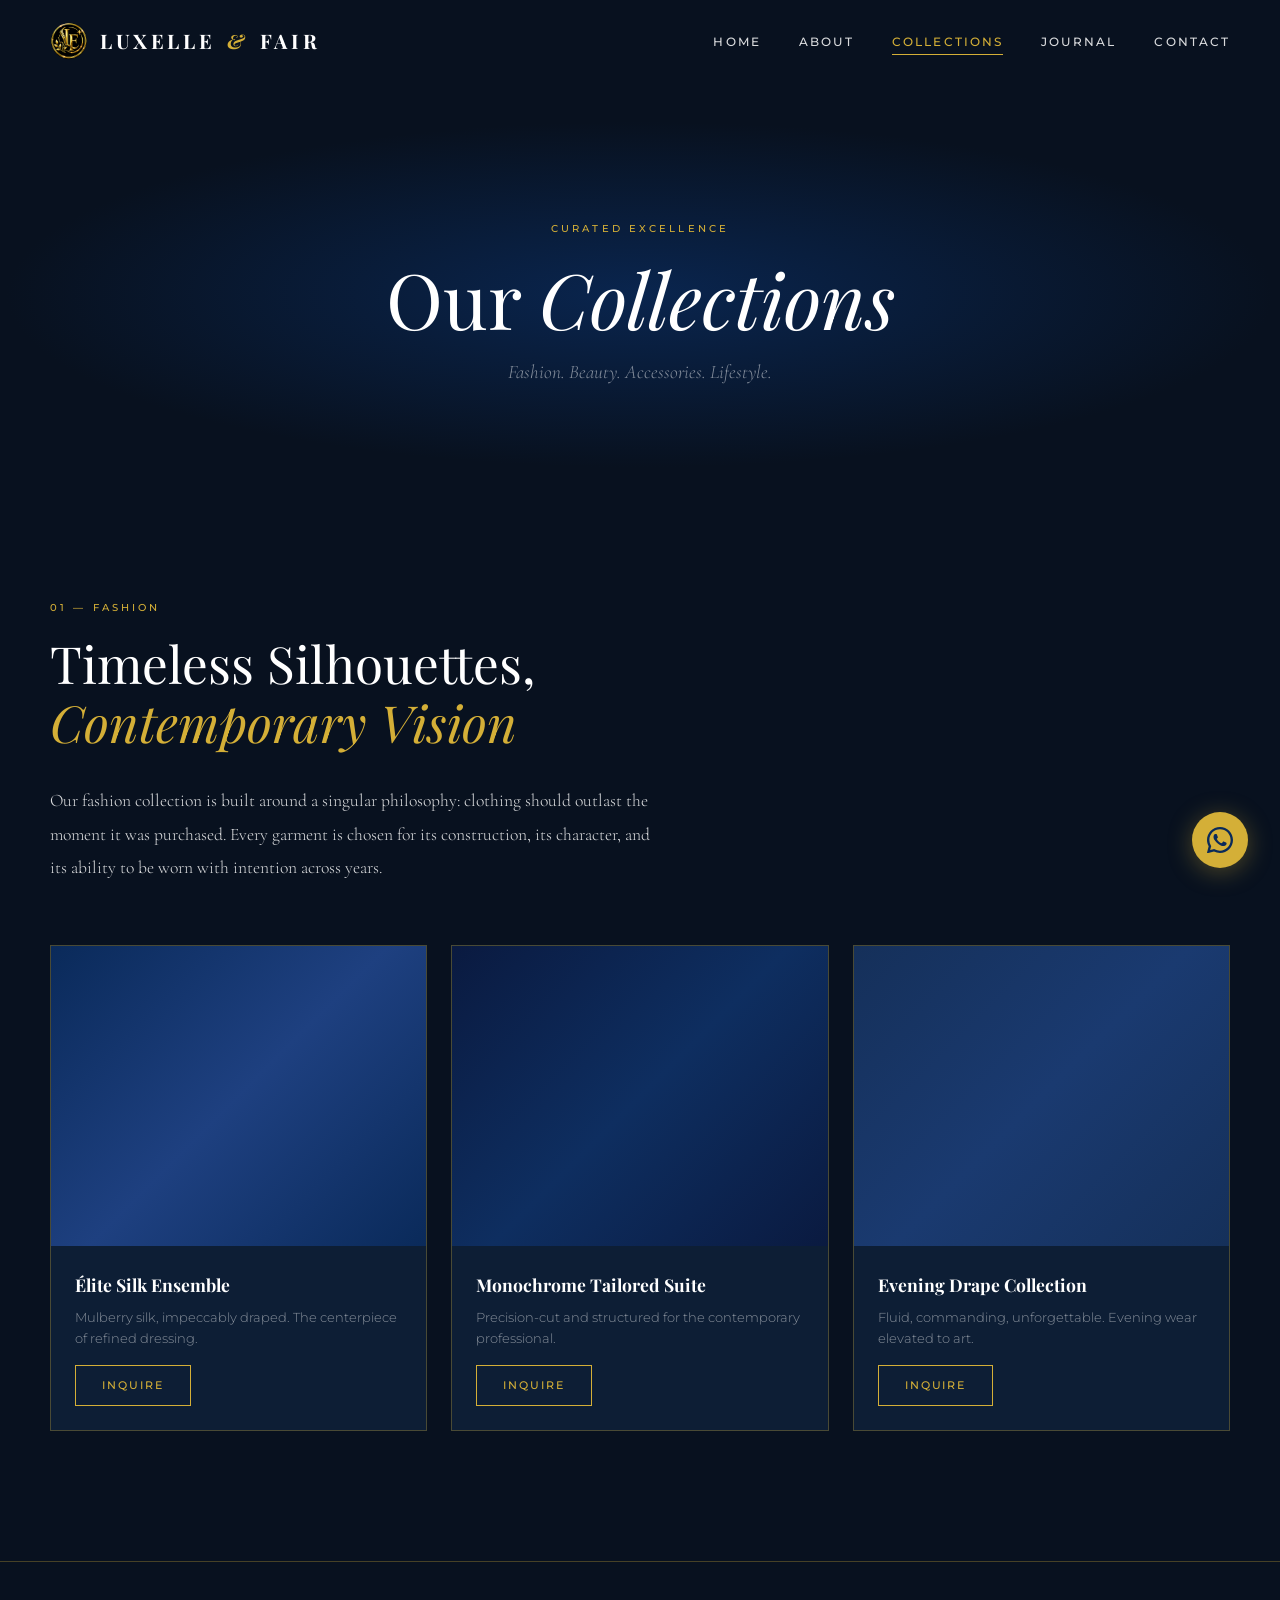
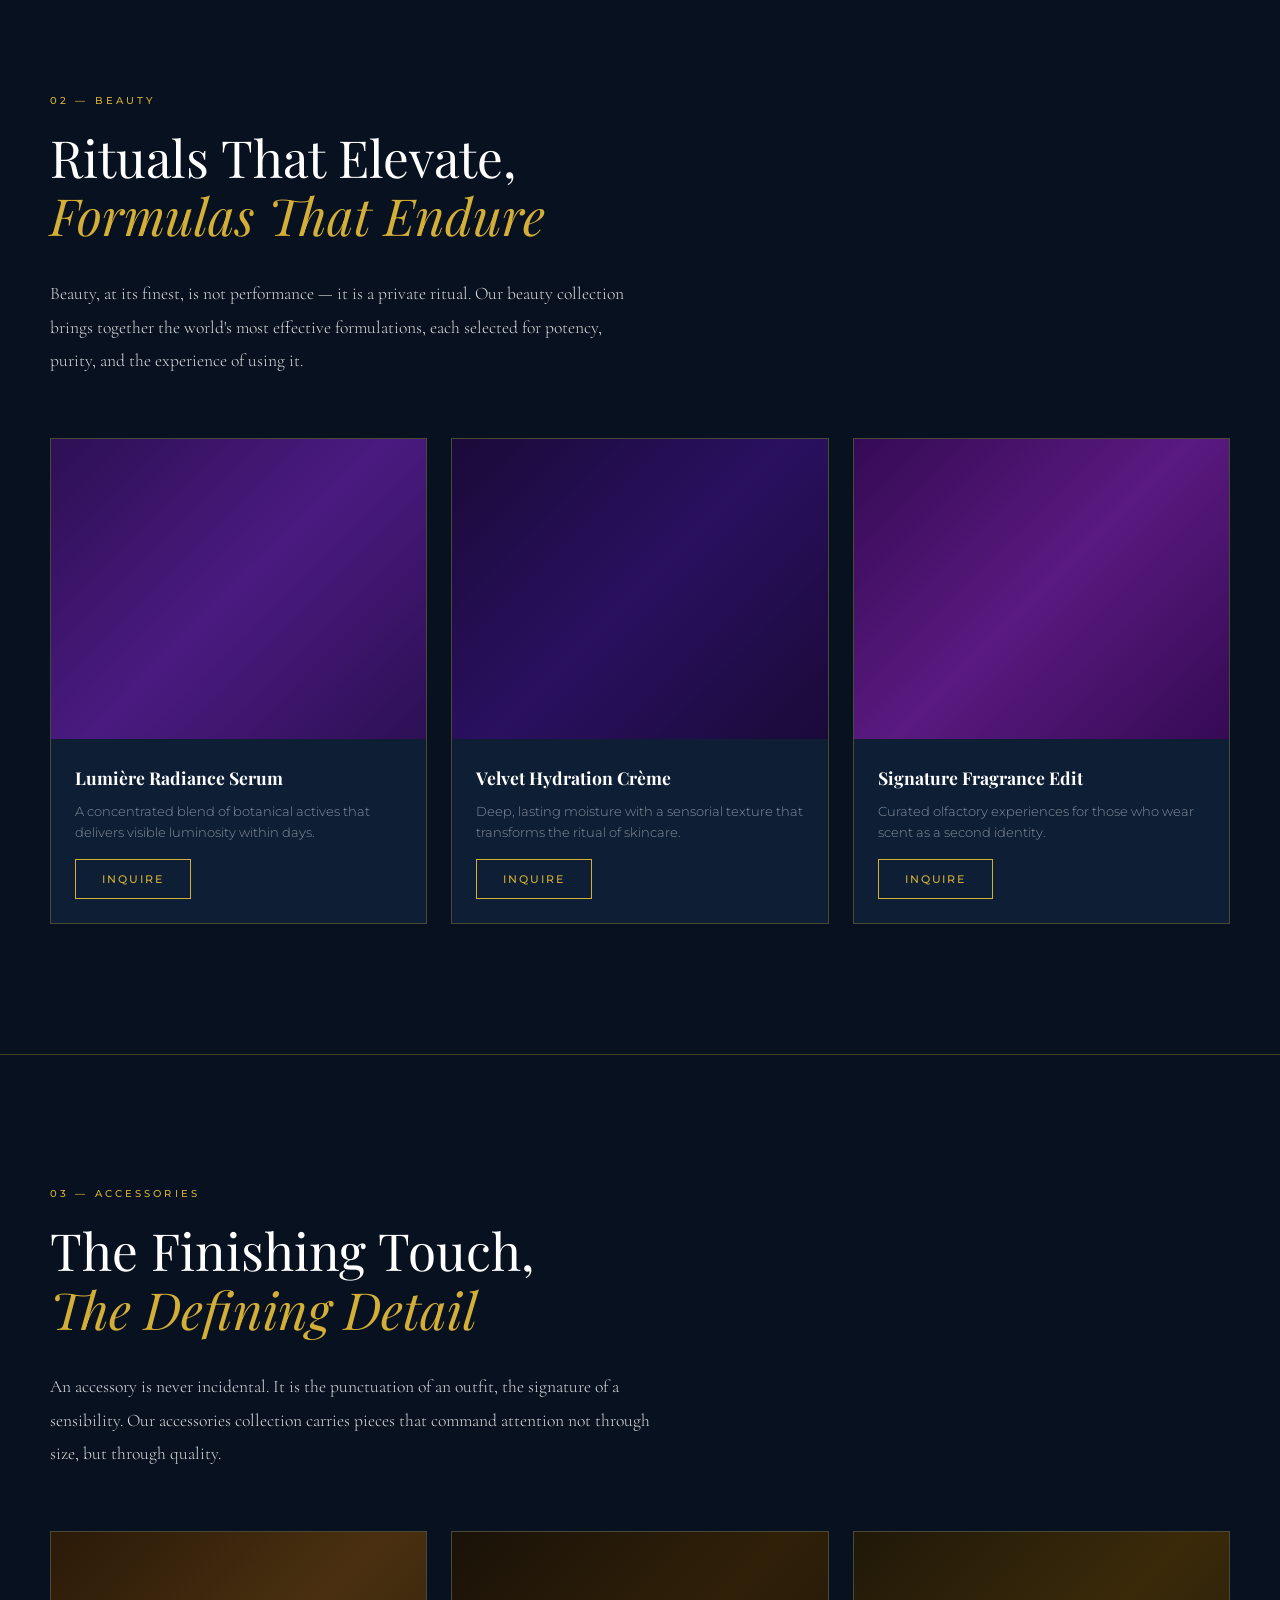
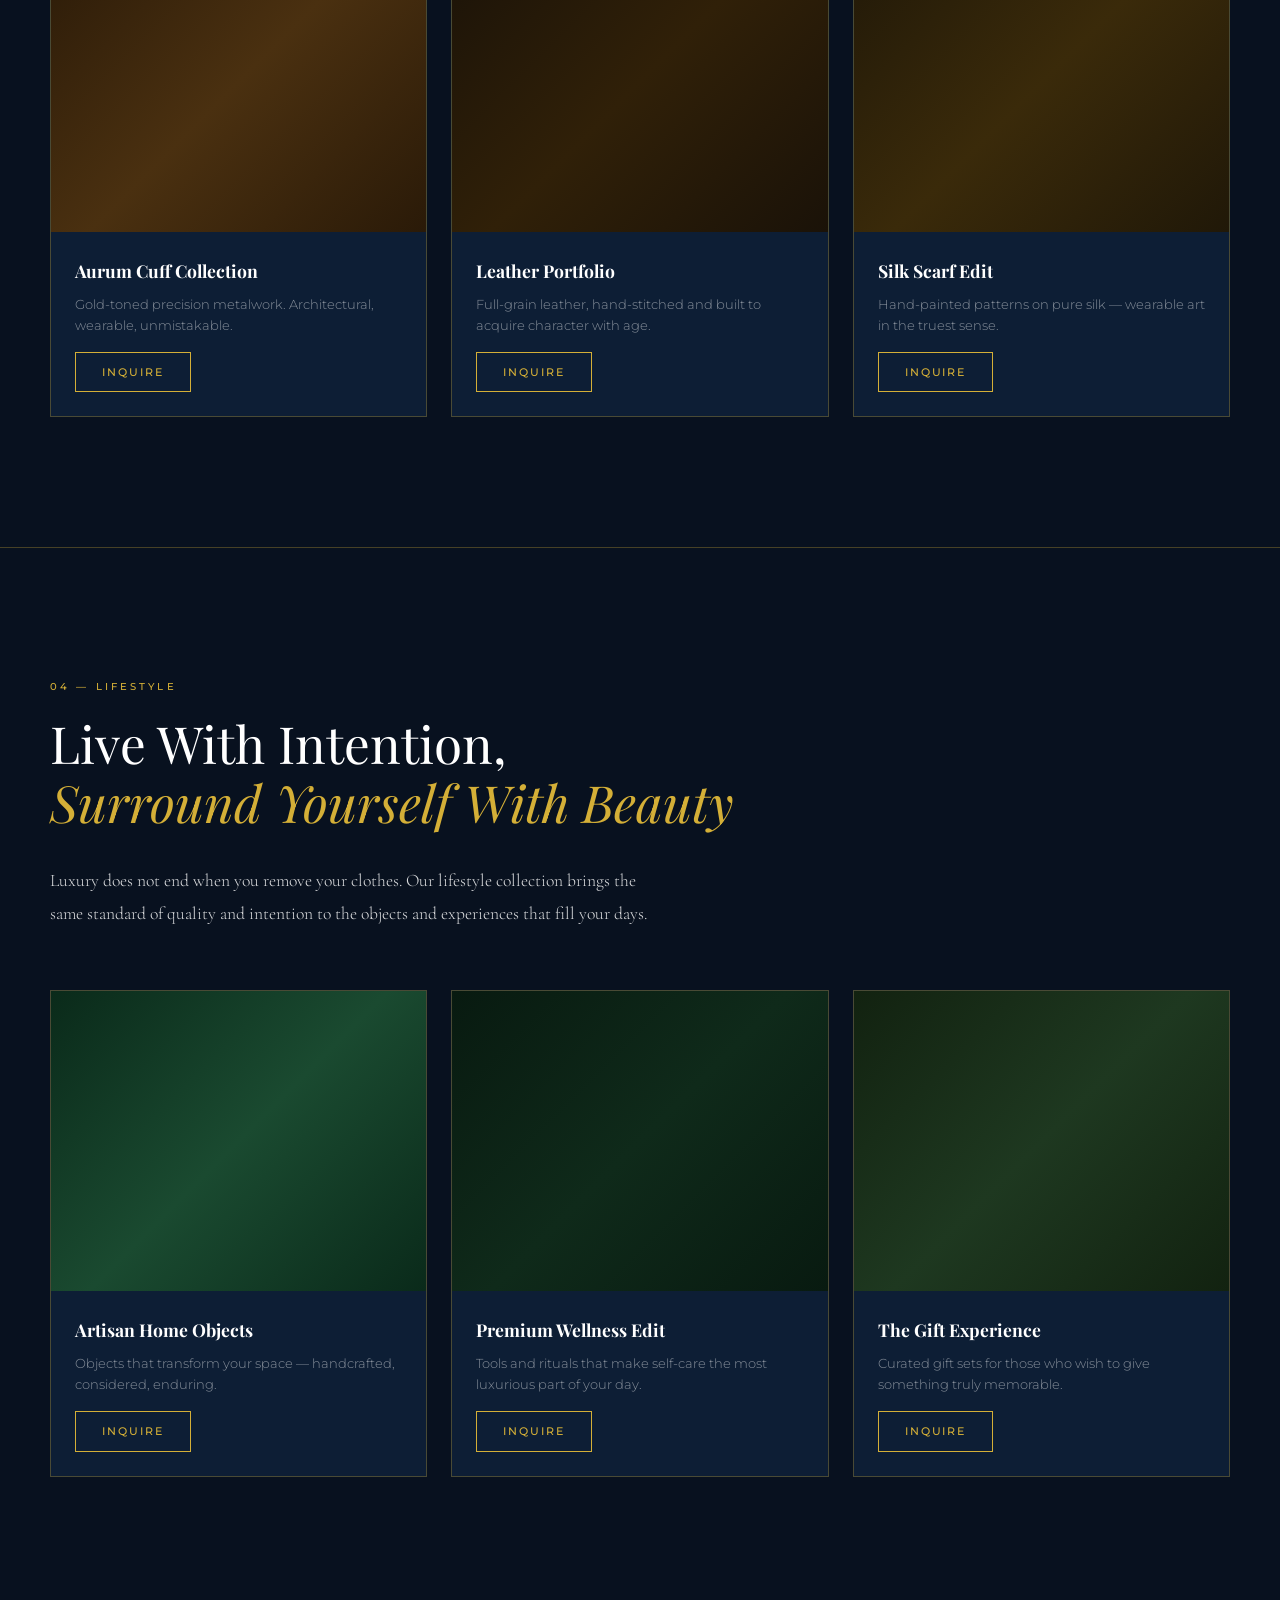
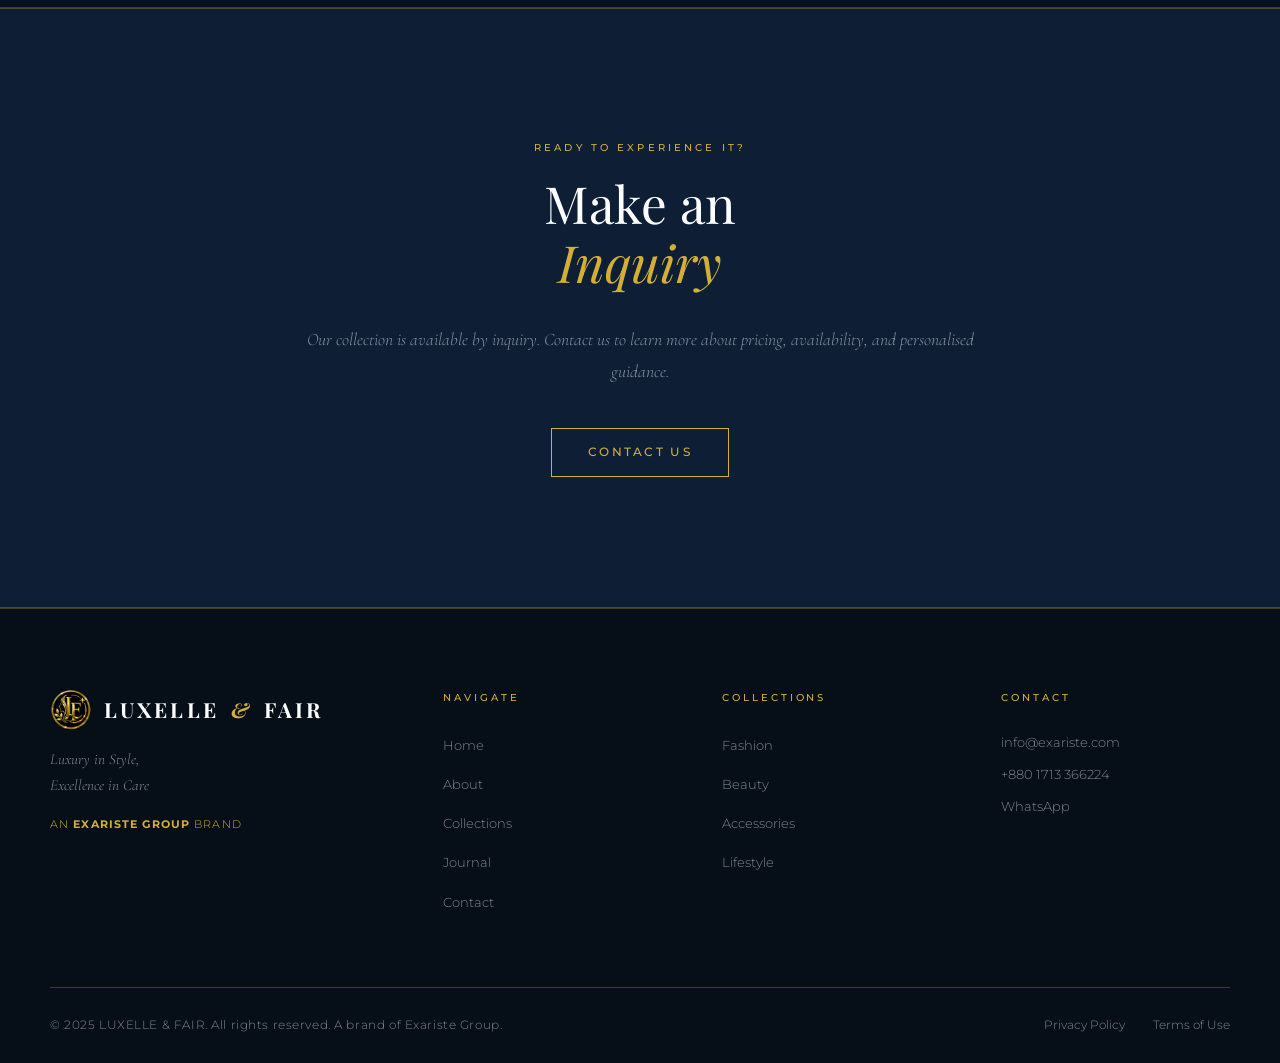
<file: collections.html>
<!DOCTYPE html>
<html lang="en">
<head>
  <meta charset="UTF-8" />
  <meta name="viewport" content="width=device-width, initial-scale=1.0" />
  <title>Collections — LUXELLE & FAIR</title>
  <meta name="description" content="Explore LUXELLE & FAIR collections — Premium Fashion, Beauty, Accessories, and Lifestyle." />
  <link rel="preconnect" href="https://fonts.googleapis.com" />
  <link rel="preconnect" href="https://fonts.gstatic.com" crossorigin />
  <link href="https://fonts.googleapis.com/css2?family=Playfair+Display:ital,wght@0,400;0,600;0,700;1,400;1,600&family=Cormorant+Garamond:ital,wght@0,300;0,400;0,500;1,300;1,400&family=Montserrat:wght@300;400;500;600&display=swap" rel="stylesheet" />
    <link rel="icon" type="image/png" sizes="32x32" href="favicon-32.png" />
  <link rel="icon" type="image/png" sizes="16x16" href="favicon-16.png" />
  <link rel="apple-touch-icon" sizes="180x180" href="apple-touch-icon.png" />
  <link rel="shortcut icon" href="favicon.ico" />
  <link rel="stylesheet" href="style.css" />
</head>
<body class="luxury-dark">
  <div id="page-loader"><div class="loader-inner"><img src="logo.png" alt="LUXELLE &amp; FAIR" class="loader-logo-img" /><div class="loader-logo">LUXELLE <span class="amp">&</span> FAIR</div><div class="loader-line"><span></span></div></div></div>
  <a href="https://wa.me/8801713366224" target="_blank" rel="noopener" class="wa-float" aria-label="WhatsApp">
    <svg viewBox="0 0 24 24" fill="currentColor"><path d="M17.472 14.382c-.297-.149-1.758-.867-2.03-.967-.273-.099-.471-.148-.67.15-.197.297-.767.966-.94 1.164-.173.199-.347.223-.644.075-.297-.15-1.255-.463-2.39-1.475-.883-.788-1.48-1.761-1.653-2.059-.173-.297-.018-.458.13-.606.134-.133.298-.347.446-.52.149-.174.198-.298.298-.497.099-.198.05-.371-.025-.52-.075-.149-.669-1.612-.916-2.207-.242-.579-.487-.5-.669-.51-.173-.008-.371-.01-.57-.01-.198 0-.52.074-.792.372-.272.297-1.04 1.016-1.04 2.479 0 1.462 1.065 2.875 1.213 3.074.149.198 2.096 3.2 5.077 4.487.709.306 1.262.489 1.694.625.712.227 1.36.195 1.871.118.571-.085 1.758-.719 2.006-1.413.248-.694.248-1.289.173-1.413-.074-.124-.272-.198-.57-.347z"/><path d="M12 0C5.373 0 0 5.373 0 12c0 2.123.554 4.117 1.528 5.845L.057 23.486a.5.5 0 0 0 .602.643l5.76-1.51A11.938 11.938 0 0 0 12 24c6.627 0 12-5.373 12-12S18.627 0 12 0zm0 21.818a9.807 9.807 0 0 1-5.003-1.371l-.36-.214-3.717.974.991-3.625-.233-.374A9.818 9.818 0 0 1 2.182 12C2.182 6.57 6.57 2.182 12 2.182S21.818 6.57 21.818 12 17.43 21.818 12 21.818z"/></svg>
  </a>
  <header id="site-header">
    <nav class="nav-container">
      <a href="index.html" class="nav-logo"><img src="logo.png" alt="LUXELLE & FAIR" class="nav-logo-img" />LUXELLE <span class="amp">&</span> FAIR</a>
      <button class="nav-toggle" id="navToggle" aria-label="Menu"><span></span><span></span><span></span></button>
      <ul class="nav-menu" id="navMenu">
        <li><a href="index.html">Home</a></li>
        <li><a href="about.html">About</a></li>
        <li class="has-dropdown">
          <a href="collections.html" class="active">Collections</a>
          <ul class="dropdown">
            <li><a href="#fashion">Fashion</a></li>
            <li><a href="#beauty">Beauty</a></li>
            <li><a href="#accessories">Accessories</a></li>
            <li><a href="#lifestyle">Lifestyle</a></li>
          </ul>
        </li>
        <li><a href="journal.html">Journal</a></li>
        <li><a href="contact.html">Contact</a></li>
      </ul>
    </nav>
  </header>

  <main class="collections-full">
    <div style="padding-top:100px; background: radial-gradient(ellipse at 50% 50%, rgba(10,42,90,0.8) 0%, #08111f 70%); padding-bottom:80px; text-align:center;">
      <div class="container">
        <span class="section-eyebrow">Curated Excellence</span>
        <h1 class="page-hero-title">Our <em>Collections</em></h1>
        <p class="page-hero-sub">Fashion. Beauty. Accessories. Lifestyle.</p>
      </div>
    </div>

    <!-- FASHION -->
    <section class="coll-section" id="fashion">
      <div class="container">
        <div class="coll-header reveal">
          <span class="section-eyebrow">01 — Fashion</span>
          <h2 class="section-title">Timeless Silhouettes,<br /><em>Contemporary Vision</em></h2>
          <p class="brand-story-body" style="max-width:600px;">Our fashion collection is built around a singular philosophy: clothing should outlast the moment it was purchased. Every garment is chosen for its construction, its character, and its ability to be worn with intention across years.</p>
        </div>
        <div class="coll-items">
          <div class="coll-item reveal reveal-delay-1">
            <div class="coll-item-img" style="background: linear-gradient(135deg, #0a2a5a, #1e4080, #0a2a5a);"></div>
            <div class="coll-item-info">
              <h3 class="coll-item-name">Élite Silk Ensemble</h3>
              <p class="coll-item-desc">Mulberry silk, impeccably draped. The centerpiece of refined dressing.</p>
              <a href="contact.html" class="btn-gold-sm">Inquire</a>
            </div>
          </div>
          <div class="coll-item reveal reveal-delay-2">
            <div class="coll-item-img" style="background: linear-gradient(135deg, #0a1a40, #0e2e60, #0a1a40);"></div>
            <div class="coll-item-info">
              <h3 class="coll-item-name">Monochrome Tailored Suite</h3>
              <p class="coll-item-desc">Precision-cut and structured for the contemporary professional.</p>
              <a href="contact.html" class="btn-gold-sm">Inquire</a>
            </div>
          </div>
          <div class="coll-item reveal reveal-delay-3">
            <div class="coll-item-img" style="background: linear-gradient(135deg, #15305a, #1a3a70, #15305a);"></div>
            <div class="coll-item-info">
              <h3 class="coll-item-name">Evening Drape Collection</h3>
              <p class="coll-item-desc">Fluid, commanding, unforgettable. Evening wear elevated to art.</p>
              <a href="contact.html" class="btn-gold-sm">Inquire</a>
            </div>
          </div>
        </div>
      </div>
    </section>

    <!-- BEAUTY -->
    <section class="coll-section" id="beauty">
      <div class="container">
        <div class="coll-header reveal">
          <span class="section-eyebrow">02 — Beauty</span>
          <h2 class="section-title">Rituals That Elevate,<br /><em>Formulas That Endure</em></h2>
          <p class="brand-story-body" style="max-width:600px;">Beauty, at its finest, is not performance — it is a private ritual. Our beauty collection brings together the world's most effective formulations, each selected for potency, purity, and the experience of using it.</p>
        </div>
        <div class="coll-items">
          <div class="coll-item reveal reveal-delay-1">
            <div class="coll-item-img" style="background: linear-gradient(135deg, #2d1054, #4a1a80, #2d1054);"></div>
            <div class="coll-item-info">
              <h3 class="coll-item-name">Lumière Radiance Serum</h3>
              <p class="coll-item-desc">A concentrated blend of botanical actives that delivers visible luminosity within days.</p>
              <a href="contact.html" class="btn-gold-sm">Inquire</a>
            </div>
          </div>
          <div class="coll-item reveal reveal-delay-2">
            <div class="coll-item-img" style="background: linear-gradient(135deg, #1a0a38, #2a1060, #1a0a38);"></div>
            <div class="coll-item-info">
              <h3 class="coll-item-name">Velvet Hydration Crème</h3>
              <p class="coll-item-desc">Deep, lasting moisture with a sensorial texture that transforms the ritual of skincare.</p>
              <a href="contact.html" class="btn-gold-sm">Inquire</a>
            </div>
          </div>
          <div class="coll-item reveal reveal-delay-3">
            <div class="coll-item-img" style="background: linear-gradient(135deg, #350a54, #5a1a80, #350a54);"></div>
            <div class="coll-item-info">
              <h3 class="coll-item-name">Signature Fragrance Edit</h3>
              <p class="coll-item-desc">Curated olfactory experiences for those who wear scent as a second identity.</p>
              <a href="contact.html" class="btn-gold-sm">Inquire</a>
            </div>
          </div>
        </div>
      </div>
    </section>

    <!-- ACCESSORIES -->
    <section class="coll-section" id="accessories">
      <div class="container">
        <div class="coll-header reveal">
          <span class="section-eyebrow">03 — Accessories</span>
          <h2 class="section-title">The Finishing Touch,<br /><em>The Defining Detail</em></h2>
          <p class="brand-story-body" style="max-width:600px;">An accessory is never incidental. It is the punctuation of an outfit, the signature of a sensibility. Our accessories collection carries pieces that command attention not through size, but through quality.</p>
        </div>
        <div class="coll-items">
          <div class="coll-item reveal reveal-delay-1">
            <div class="coll-item-img" style="background: linear-gradient(135deg, #2a1a08, #4a3010, #2a1a08);"></div>
            <div class="coll-item-info">
              <h3 class="coll-item-name">Aurum Cuff Collection</h3>
              <p class="coll-item-desc">Gold-toned precision metalwork. Architectural, wearable, unmistakable.</p>
              <a href="contact.html" class="btn-gold-sm">Inquire</a>
            </div>
          </div>
          <div class="coll-item reveal reveal-delay-2">
            <div class="coll-item-img" style="background: linear-gradient(135deg, #1a1208, #302008, #1a1208);"></div>
            <div class="coll-item-info">
              <h3 class="coll-item-name">Leather Portfolio</h3>
              <p class="coll-item-desc">Full-grain leather, hand-stitched and built to acquire character with age.</p>
              <a href="contact.html" class="btn-gold-sm">Inquire</a>
            </div>
          </div>
          <div class="coll-item reveal reveal-delay-3">
            <div class="coll-item-img" style="background: linear-gradient(135deg, #201808, #3a2a0a, #201808);"></div>
            <div class="coll-item-info">
              <h3 class="coll-item-name">Silk Scarf Edit</h3>
              <p class="coll-item-desc">Hand-painted patterns on pure silk — wearable art in the truest sense.</p>
              <a href="contact.html" class="btn-gold-sm">Inquire</a>
            </div>
          </div>
        </div>
      </div>
    </section>

    <!-- LIFESTYLE -->
    <section class="coll-section" id="lifestyle">
      <div class="container">
        <div class="coll-header reveal">
          <span class="section-eyebrow">04 — Lifestyle</span>
          <h2 class="section-title">Live With Intention,<br /><em>Surround Yourself With Beauty</em></h2>
          <p class="brand-story-body" style="max-width:600px;">Luxury does not end when you remove your clothes. Our lifestyle collection brings the same standard of quality and intention to the objects and experiences that fill your days.</p>
        </div>
        <div class="coll-items">
          <div class="coll-item reveal reveal-delay-1">
            <div class="coll-item-img" style="background: linear-gradient(135deg, #0a2a1a, #1a4a30, #0a2a1a);"></div>
            <div class="coll-item-info">
              <h3 class="coll-item-name">Artisan Home Objects</h3>
              <p class="coll-item-desc">Objects that transform your space — handcrafted, considered, enduring.</p>
              <a href="contact.html" class="btn-gold-sm">Inquire</a>
            </div>
          </div>
          <div class="coll-item reveal reveal-delay-2">
            <div class="coll-item-img" style="background: linear-gradient(135deg, #081a10, #0f2a1a, #081a10);"></div>
            <div class="coll-item-info">
              <h3 class="coll-item-name">Premium Wellness Edit</h3>
              <p class="coll-item-desc">Tools and rituals that make self-care the most luxurious part of your day.</p>
              <a href="contact.html" class="btn-gold-sm">Inquire</a>
            </div>
          </div>
          <div class="coll-item reveal reveal-delay-3">
            <div class="coll-item-img" style="background: linear-gradient(135deg, #122210, #1e3820, #122210);"></div>
            <div class="coll-item-info">
              <h3 class="coll-item-name">The Gift Experience</h3>
              <p class="coll-item-desc">Curated gift sets for those who wish to give something truly memorable.</p>
              <a href="contact.html" class="btn-gold-sm">Inquire</a>
            </div>
          </div>
        </div>
      </div>
    </section>

    <!-- CTA -->
    <section class="newsletter section-gap">
      <div class="container">
        <div class="newsletter-inner">
          <span class="section-eyebrow reveal">Ready to Experience It?</span>
          <h2 class="section-title reveal">Make an<br /><em>Inquiry</em></h2>
          <p class="newsletter-body reveal">Our collection is available by inquiry. Contact us to learn more about pricing, availability, and personalised guidance.</p>
          <div class="reveal"><a href="contact.html" class="btn-gold">Contact Us</a></div>
        </div>
      </div>
    </section>
  </main>

  <footer class="site-footer">
    <div class="container">
      <div class="footer-grid">
        <div class="footer-brand">
          <div class="footer-logo" style="display:flex;align-items:center;gap:12px;"><img src="logo.png" alt="LUXELLE &amp; FAIR" style="width:42px;height:42px;border-radius:50%;" />LUXELLE <span class="amp">&</span> FAIR</div>
          <p class="footer-tagline">Luxury in Style,<br />Excellence in Care</p>
          <p class="footer-group">An <strong>Exariste Group</strong> Brand</p>
        </div>
        <div class="footer-nav"><h4>Navigate</h4><ul><li><a href="index.html">Home</a></li><li><a href="about.html">About</a></li><li><a href="collections.html">Collections</a></li><li><a href="journal.html">Journal</a></li><li><a href="contact.html">Contact</a></li></ul></div>
        <div class="footer-collections"><h4>Collections</h4><ul><li><a href="#fashion">Fashion</a></li><li><a href="#beauty">Beauty</a></li><li><a href="#accessories">Accessories</a></li><li><a href="#lifestyle">Lifestyle</a></li></ul></div>
        <div class="footer-contact"><h4>Contact</h4><p><a href="mailto:info@exariste.com">info@exariste.com</a></p><p><a href="tel:+8801713366224">+880 1713 366224</a></p><p><a href="https://wa.me/8801713366224" target="_blank">WhatsApp</a></p></div>
      </div>
      <div class="footer-bottom">
        <p>© 2025 LUXELLE &amp; FAIR. All rights reserved. A brand of Exariste Group.</p>
        <div class="footer-links"><a href="#">Privacy Policy</a><a href="#">Terms of Use</a></div>
      </div>
    </div>
  </footer>
  <script src="main.js"></script>
</body>
</html>
</file>
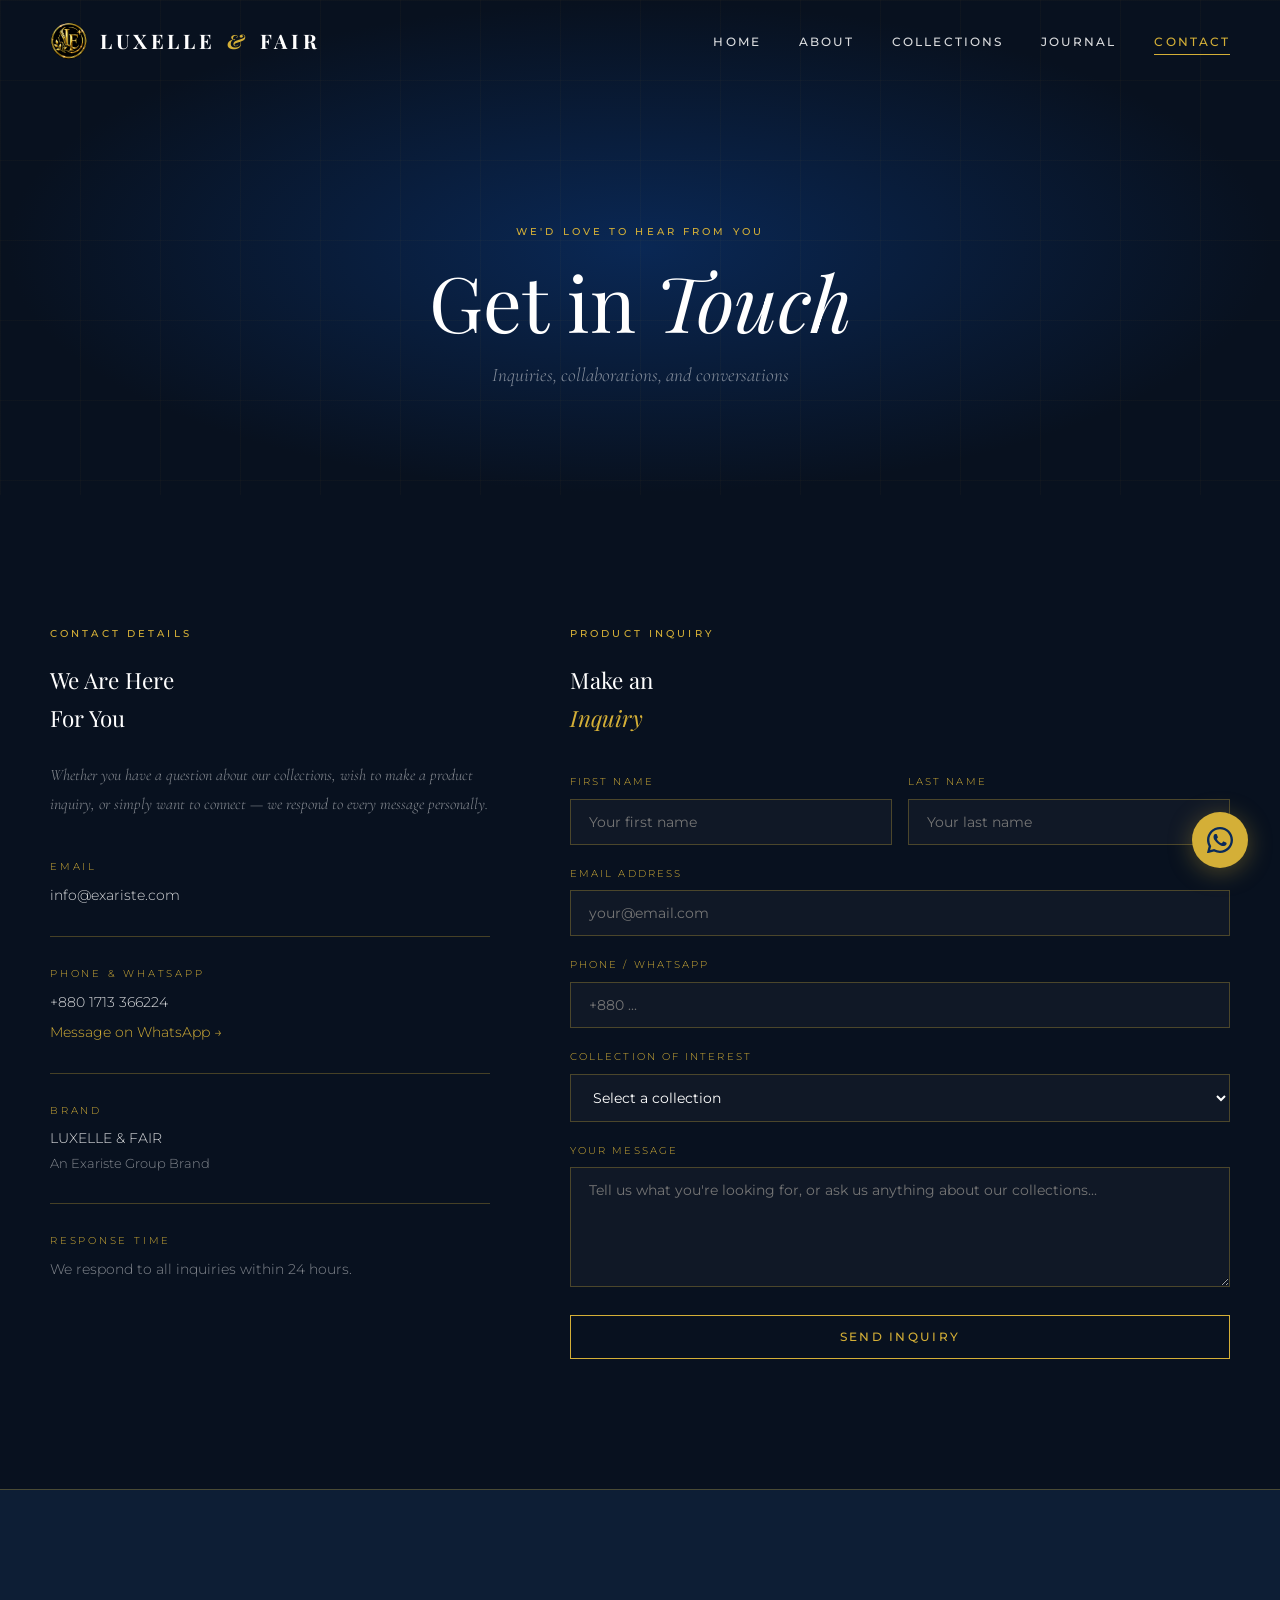
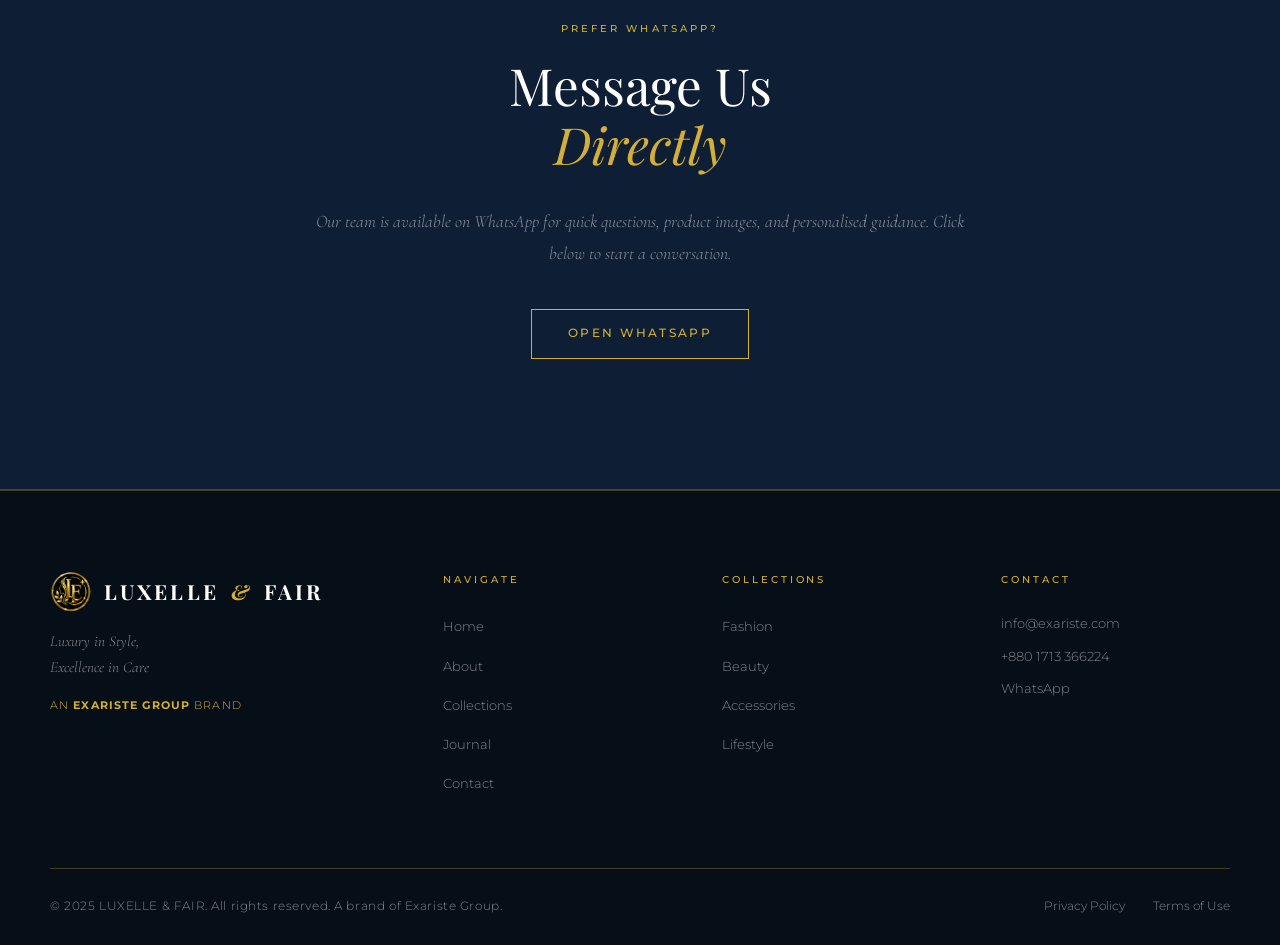
<file: contact.html>
<!DOCTYPE html>
<html lang="en">
<head>
  <meta charset="UTF-8" />
  <meta name="viewport" content="width=device-width, initial-scale=1.0" />
  <title>Contact — LUXELLE & FAIR</title>
  <meta name="description" content="Contact LUXELLE & FAIR. Make a product inquiry or get in touch with our team." />
  <link rel="preconnect" href="https://fonts.googleapis.com" />
  <link rel="preconnect" href="https://fonts.gstatic.com" crossorigin />
  <link href="https://fonts.googleapis.com/css2?family=Playfair+Display:ital,wght@0,400;0,600;0,700;1,400;1,600&family=Cormorant+Garamond:ital,wght@0,300;0,400;0,500;1,300;1,400&family=Montserrat:wght@300;400;500;600&display=swap" rel="stylesheet" />
    <link rel="icon" type="image/png" sizes="32x32" href="favicon-32.png" />
  <link rel="icon" type="image/png" sizes="16x16" href="favicon-16.png" />
  <link rel="apple-touch-icon" sizes="180x180" href="apple-touch-icon.png" />
  <link rel="shortcut icon" href="favicon.ico" />
  <link rel="stylesheet" href="style.css" />
</head>
<body class="luxury-dark">
  <div id="page-loader"><div class="loader-inner"><img src="logo.png" alt="LUXELLE &amp; FAIR" class="loader-logo-img" /><div class="loader-logo">LUXELLE <span class="amp">&</span> FAIR</div><div class="loader-line"><span></span></div></div></div>
  <a href="https://wa.me/8801713366224" target="_blank" rel="noopener" class="wa-float" aria-label="WhatsApp">
    <svg viewBox="0 0 24 24" fill="currentColor"><path d="M17.472 14.382c-.297-.149-1.758-.867-2.03-.967-.273-.099-.471-.148-.67.15-.197.297-.767.966-.94 1.164-.173.199-.347.223-.644.075-.297-.15-1.255-.463-2.39-1.475-.883-.788-1.48-1.761-1.653-2.059-.173-.297-.018-.458.13-.606.134-.133.298-.347.446-.52.149-.174.198-.298.298-.497.099-.198.05-.371-.025-.52-.075-.149-.669-1.612-.916-2.207-.242-.579-.487-.5-.669-.51-.173-.008-.371-.01-.57-.01-.198 0-.52.074-.792.372-.272.297-1.04 1.016-1.04 2.479 0 1.462 1.065 2.875 1.213 3.074.149.198 2.096 3.2 5.077 4.487.709.306 1.262.489 1.694.625.712.227 1.36.195 1.871.118.571-.085 1.758-.719 2.006-1.413.248-.694.248-1.289.173-1.413-.074-.124-.272-.198-.57-.347z"/><path d="M12 0C5.373 0 0 5.373 0 12c0 2.123.554 4.117 1.528 5.845L.057 23.486a.5.5 0 0 0 .602.643l5.76-1.51A11.938 11.938 0 0 0 12 24c6.627 0 12-5.373 12-12S18.627 0 12 0zm0 21.818a9.807 9.807 0 0 1-5.003-1.371l-.36-.214-3.717.974.991-3.625-.233-.374A9.818 9.818 0 0 1 2.182 12C2.182 6.57 6.57 2.182 12 2.182S21.818 6.57 21.818 12 17.43 21.818 12 21.818z"/></svg>
  </a>
  <header id="site-header">
    <nav class="nav-container">
      <a href="index.html" class="nav-logo"><img src="logo.png" alt="LUXELLE & FAIR" class="nav-logo-img" />LUXELLE <span class="amp">&</span> FAIR</a>
      <button class="nav-toggle" id="navToggle" aria-label="Menu"><span></span><span></span><span></span></button>
      <ul class="nav-menu" id="navMenu">
        <li><a href="index.html">Home</a></li>
        <li><a href="about.html">About</a></li>
        <li class="has-dropdown">
          <a href="collections.html">Collections</a>
          <ul class="dropdown">
            <li><a href="collections.html#fashion">Fashion</a></li>
            <li><a href="collections.html#beauty">Beauty</a></li>
            <li><a href="collections.html#accessories">Accessories</a></li>
            <li><a href="collections.html#lifestyle">Lifestyle</a></li>
          </ul>
        </li>
        <li><a href="journal.html">Journal</a></li>
        <li><a href="contact.html" class="active">Contact</a></li>
      </ul>
    </nav>
  </header>

  <main>
    <section class="page-hero">
      <div class="container">
        <div class="page-hero-content">
          <span class="section-eyebrow">We'd Love to Hear From You</span>
          <h1 class="page-hero-title">Get in <em>Touch</em></h1>
          <p class="page-hero-sub">Inquiries, collaborations, and conversations</p>
        </div>
      </div>
    </section>

    <section class="section-gap">
      <div class="container">
        <div class="contact-grid">
          <div class="contact-info reveal">
            <span class="section-eyebrow">Contact Details</span>
            <h3>We Are Here<br />For You</h3>
            <p style="font-family:var(--font-sub); font-style:italic; color:var(--text-muted); margin-bottom:40px; line-height:1.8; font-size:1rem;">Whether you have a question about our collections, wish to make a product inquiry, or simply want to connect — we respond to every message personally.</p>

            <div class="contact-detail">
              <span class="cd-label">Email</span>
              <div class="cd-value"><a href="mailto:info@exariste.com">info@exariste.com</a></div>
            </div>
            <div class="contact-detail">
              <span class="cd-label">Phone & WhatsApp</span>
              <div class="cd-value">
                <a href="tel:+8801713366224">+880 1713 366224</a><br />
                <a href="https://wa.me/8801713366224" target="_blank" style="color:var(--gold); margin-top:6px; display:inline-block;">Message on WhatsApp →</a>
              </div>
            </div>
            <div class="contact-detail">
              <span class="cd-label">Brand</span>
              <div class="cd-value">LUXELLE &amp; FAIR<br /><span style="color:var(--text-muted); font-size:0.8rem;">An Exariste Group Brand</span></div>
            </div>
            <div class="contact-detail">
              <span class="cd-label">Response Time</span>
              <div class="cd-value" style="color:var(--text-muted);">We respond to all inquiries within 24 hours.</div>
            </div>
          </div>

          <div class="inquiry-form reveal reveal-delay-2">
            <span class="section-eyebrow">Product Inquiry</span>
            <h3>Make an<br /><em style="font-family:var(--font-head); font-style:italic; color:var(--gold);">Inquiry</em></h3>
            <form onsubmit="handleInquirySubmit(event)">
              <div style="display:grid; grid-template-columns:1fr 1fr; gap:16px;">
                <div class="form-group">
                  <label>First Name</label>
                  <input type="text" placeholder="Your first name" required />
                </div>
                <div class="form-group">
                  <label>Last Name</label>
                  <input type="text" placeholder="Your last name" required />
                </div>
              </div>
              <div class="form-group">
                <label>Email Address</label>
                <input type="email" placeholder="your@email.com" required />
              </div>
              <div class="form-group">
                <label>Phone / WhatsApp</label>
                <input type="tel" placeholder="+880 ..." />
              </div>
              <div class="form-group">
                <label>Collection of Interest</label>
                <select>
                  <option value="">Select a collection</option>
                  <option>Fashion</option>
                  <option>Beauty</option>
                  <option>Accessories</option>
                  <option>Lifestyle</option>
                  <option>General Inquiry</option>
                </select>
              </div>
              <div class="form-group">
                <label>Your Message</label>
                <textarea placeholder="Tell us what you're looking for, or ask us anything about our collections..."></textarea>
              </div>
              <button type="submit" class="btn-gold" style="width:100%; text-align:center;">Send Inquiry</button>
            </form>
          </div>
        </div>
      </div>
    </section>

    <!-- Map / Visual CTA -->
    <section class="newsletter section-gap">
      <div class="container">
        <div class="newsletter-inner">
          <span class="section-eyebrow reveal">Prefer WhatsApp?</span>
          <h2 class="section-title reveal">Message Us<br /><em>Directly</em></h2>
          <p class="newsletter-body reveal">Our team is available on WhatsApp for quick questions, product images, and personalised guidance. Click below to start a conversation.</p>
          <div class="reveal">
            <a href="https://wa.me/8801713366224" target="_blank" class="btn-gold">Open WhatsApp</a>
          </div>
        </div>
      </div>
    </section>
  </main>

  <footer class="site-footer">
    <div class="container">
      <div class="footer-grid">
        <div class="footer-brand">
          <div class="footer-logo" style="display:flex;align-items:center;gap:12px;"><img src="logo.png" alt="LUXELLE &amp; FAIR" style="width:42px;height:42px;border-radius:50%;" />LUXELLE <span class="amp">&</span> FAIR</div>
          <p class="footer-tagline">Luxury in Style,<br />Excellence in Care</p>
          <p class="footer-group">An <strong>Exariste Group</strong> Brand</p>
        </div>
        <div class="footer-nav"><h4>Navigate</h4><ul><li><a href="index.html">Home</a></li><li><a href="about.html">About</a></li><li><a href="collections.html">Collections</a></li><li><a href="journal.html">Journal</a></li><li><a href="contact.html">Contact</a></li></ul></div>
        <div class="footer-collections"><h4>Collections</h4><ul><li><a href="collections.html#fashion">Fashion</a></li><li><a href="collections.html#beauty">Beauty</a></li><li><a href="collections.html#accessories">Accessories</a></li><li><a href="collections.html#lifestyle">Lifestyle</a></li></ul></div>
        <div class="footer-contact"><h4>Contact</h4><p><a href="mailto:info@exariste.com">info@exariste.com</a></p><p><a href="tel:+8801713366224">+880 1713 366224</a></p><p><a href="https://wa.me/8801713366224" target="_blank">WhatsApp</a></p></div>
      </div>
      <div class="footer-bottom">
        <p>© 2025 LUXELLE &amp; FAIR. All rights reserved. A brand of Exariste Group.</p>
        <div class="footer-links"><a href="#">Privacy Policy</a><a href="#">Terms of Use</a></div>
      </div>
    </div>
  </footer>
  <script src="main.js"></script>
</body>
</html>
</file>
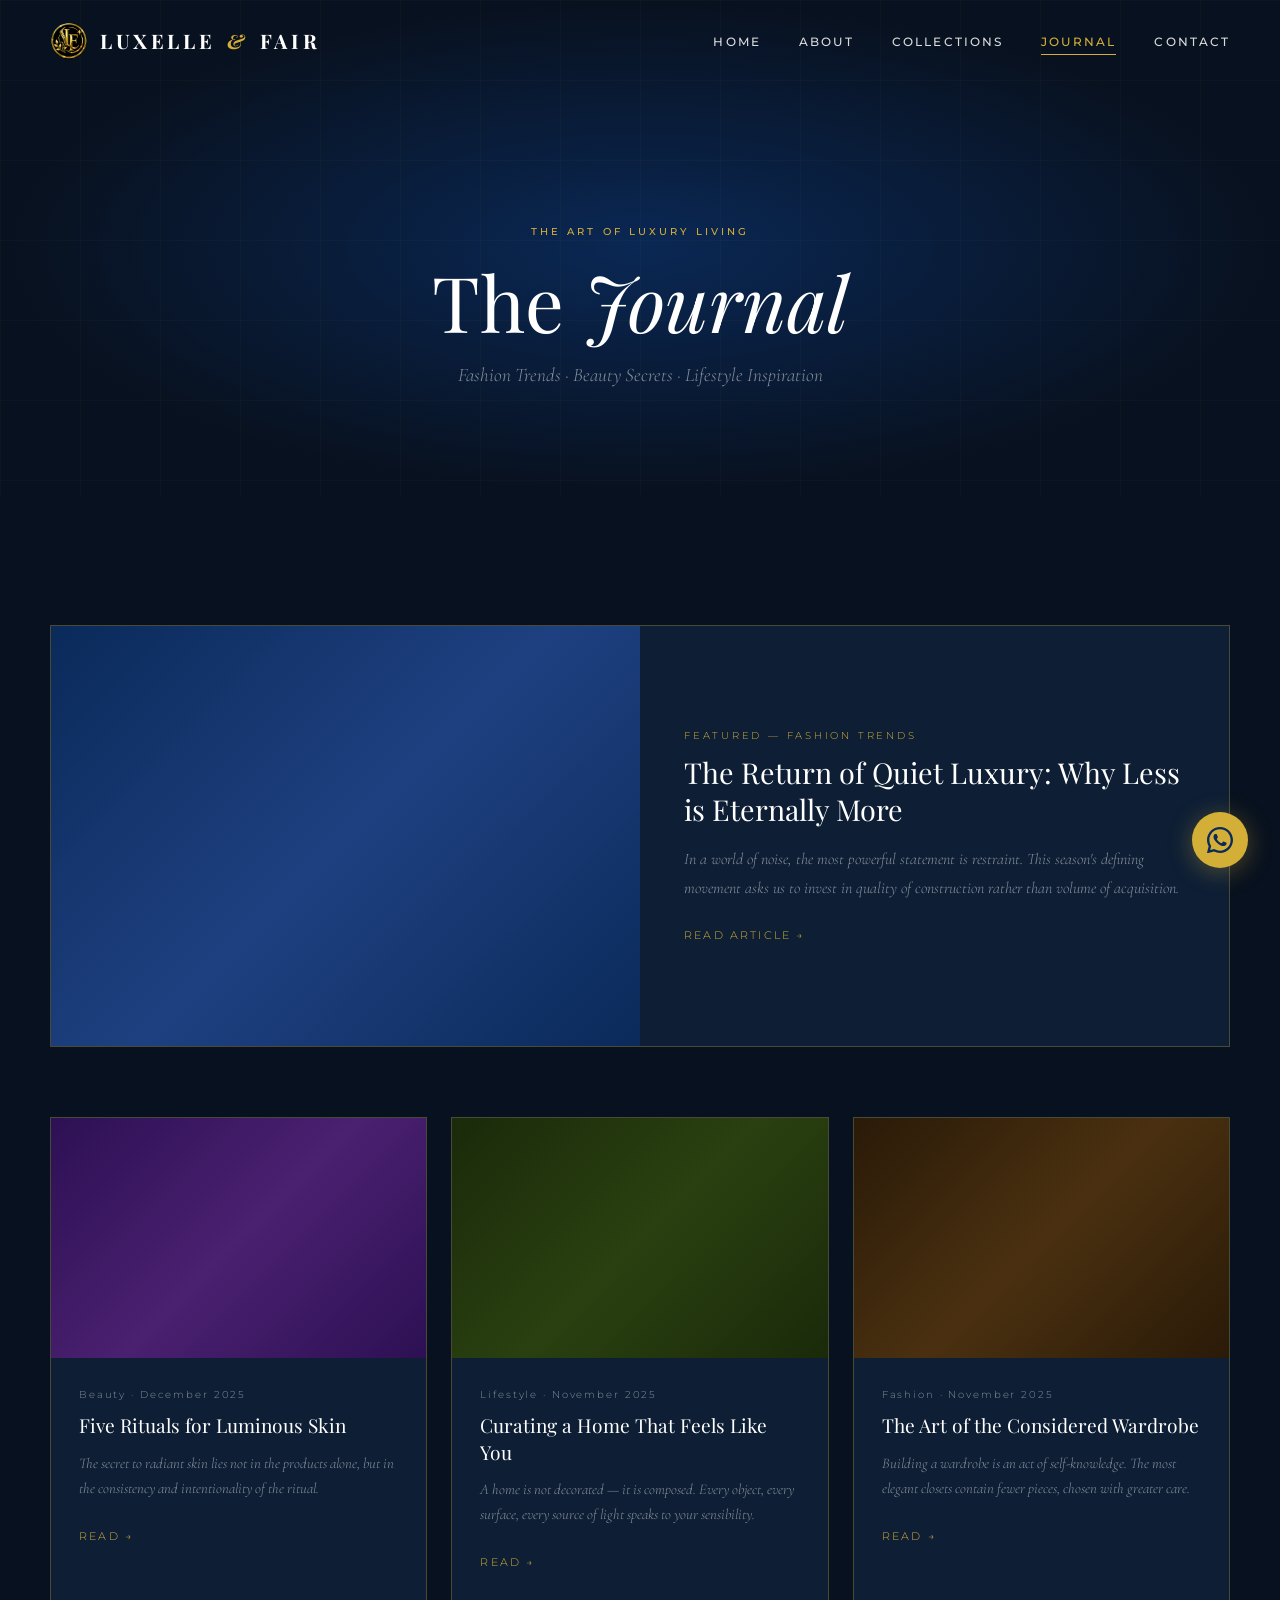
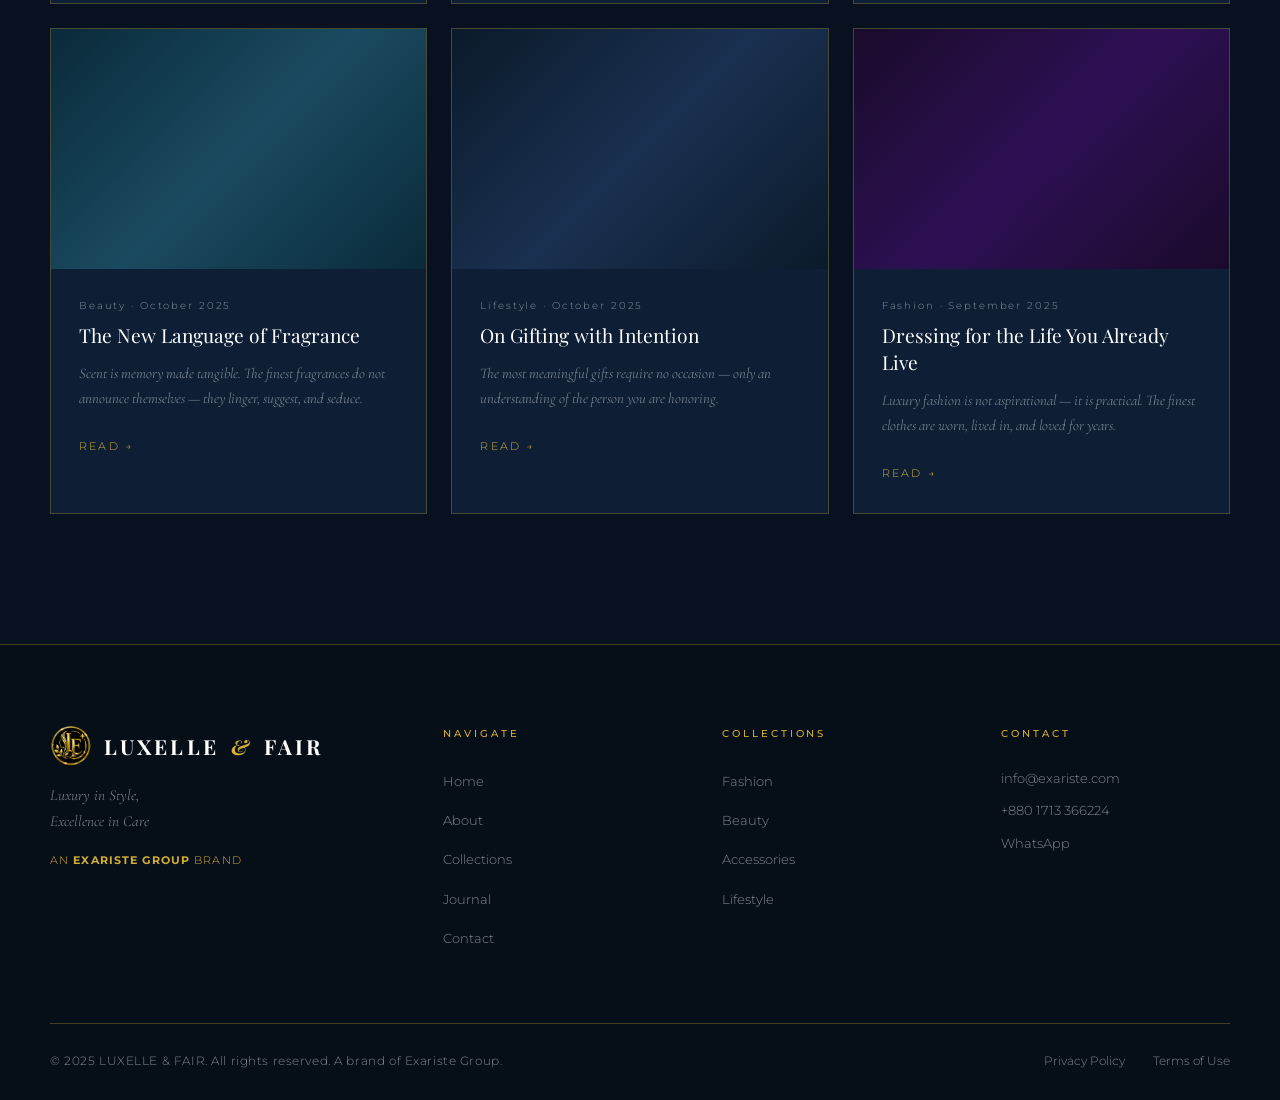
<file: journal.html>
<!DOCTYPE html>
<html lang="en">
<head>
  <meta charset="UTF-8" />
  <meta name="viewport" content="width=device-width, initial-scale=1.0" />
  <title>Journal — LUXELLE & FAIR</title>
  <meta name="description" content="The LUXELLE & FAIR Journal — Fashion Trends, Beauty Secrets, and Lifestyle Inspiration." />
  <link rel="preconnect" href="https://fonts.googleapis.com" />
  <link rel="preconnect" href="https://fonts.gstatic.com" crossorigin />
  <link href="https://fonts.googleapis.com/css2?family=Playfair+Display:ital,wght@0,400;0,600;0,700;1,400;1,600&family=Cormorant+Garamond:ital,wght@0,300;0,400;0,500;1,300;1,400&family=Montserrat:wght@300;400;500;600&display=swap" rel="stylesheet" />
    <link rel="icon" type="image/png" sizes="32x32" href="favicon-32.png" />
  <link rel="icon" type="image/png" sizes="16x16" href="favicon-16.png" />
  <link rel="apple-touch-icon" sizes="180x180" href="apple-touch-icon.png" />
  <link rel="shortcut icon" href="favicon.ico" />
  <link rel="stylesheet" href="style.css" />
</head>
<body class="luxury-dark">
  <div id="page-loader"><div class="loader-inner"><img src="logo.png" alt="LUXELLE &amp; FAIR" class="loader-logo-img" /><div class="loader-logo">LUXELLE <span class="amp">&</span> FAIR</div><div class="loader-line"><span></span></div></div></div>
  <a href="https://wa.me/8801713366224" target="_blank" rel="noopener" class="wa-float" aria-label="WhatsApp">
    <svg viewBox="0 0 24 24" fill="currentColor"><path d="M17.472 14.382c-.297-.149-1.758-.867-2.03-.967-.273-.099-.471-.148-.67.15-.197.297-.767.966-.94 1.164-.173.199-.347.223-.644.075-.297-.15-1.255-.463-2.39-1.475-.883-.788-1.48-1.761-1.653-2.059-.173-.297-.018-.458.13-.606.134-.133.298-.347.446-.52.149-.174.198-.298.298-.497.099-.198.05-.371-.025-.52-.075-.149-.669-1.612-.916-2.207-.242-.579-.487-.5-.669-.51-.173-.008-.371-.01-.57-.01-.198 0-.52.074-.792.372-.272.297-1.04 1.016-1.04 2.479 0 1.462 1.065 2.875 1.213 3.074.149.198 2.096 3.2 5.077 4.487.709.306 1.262.489 1.694.625.712.227 1.36.195 1.871.118.571-.085 1.758-.719 2.006-1.413.248-.694.248-1.289.173-1.413-.074-.124-.272-.198-.57-.347z"/><path d="M12 0C5.373 0 0 5.373 0 12c0 2.123.554 4.117 1.528 5.845L.057 23.486a.5.5 0 0 0 .602.643l5.76-1.51A11.938 11.938 0 0 0 12 24c6.627 0 12-5.373 12-12S18.627 0 12 0zm0 21.818a9.807 9.807 0 0 1-5.003-1.371l-.36-.214-3.717.974.991-3.625-.233-.374A9.818 9.818 0 0 1 2.182 12C2.182 6.57 6.57 2.182 12 2.182S21.818 6.57 21.818 12 17.43 21.818 12 21.818z"/></svg>
  </a>
  <header id="site-header">
    <nav class="nav-container">
      <a href="index.html" class="nav-logo"><img src="logo.png" alt="LUXELLE & FAIR" class="nav-logo-img" />LUXELLE <span class="amp">&</span> FAIR</a>
      <button class="nav-toggle" id="navToggle" aria-label="Menu"><span></span><span></span><span></span></button>
      <ul class="nav-menu" id="navMenu">
        <li><a href="index.html">Home</a></li>
        <li><a href="about.html">About</a></li>
        <li class="has-dropdown">
          <a href="collections.html">Collections</a>
          <ul class="dropdown">
            <li><a href="collections.html#fashion">Fashion</a></li>
            <li><a href="collections.html#beauty">Beauty</a></li>
            <li><a href="collections.html#accessories">Accessories</a></li>
            <li><a href="collections.html#lifestyle">Lifestyle</a></li>
          </ul>
        </li>
        <li><a href="journal.html" class="active">Journal</a></li>
        <li><a href="contact.html">Contact</a></li>
      </ul>
    </nav>
  </header>

  <main>
    <section class="page-hero">
      <div class="container">
        <div class="page-hero-content">
          <span class="section-eyebrow">The Art of Luxury Living</span>
          <h1 class="page-hero-title">The <em>Journal</em></h1>
          <p class="page-hero-sub">Fashion Trends · Beauty Secrets · Lifestyle Inspiration</p>
        </div>
      </div>
    </section>

    <section class="section-gap">
      <div class="container">
        <!-- Featured -->
        <div style="margin-bottom: 70px;" class="reveal">
          <a href="#" class="journal-card jc-large" style="display:grid; grid-template-columns:1fr 1fr; gap:0;">
            <div class="jc-img" style="height:420px; background: linear-gradient(135deg, #0a2a5a, #1e4080, #0a2a5a);"></div>
            <div class="jc-info" style="padding:50px 44px; display:flex; flex-direction:column; justify-content:center;">
              <span class="jc-cat">Featured — Fashion Trends</span>
              <h2 style="font-family:var(--font-head); font-size:1.8rem; font-weight:400; line-height:1.3; margin-bottom:16px; color:var(--white);">The Return of Quiet Luxury: Why Less is Eternally More</h2>
              <p style="font-family:var(--font-sub); font-style:italic; color:var(--text-muted); line-height:1.8; margin-bottom:24px; font-size:1rem;">In a world of noise, the most powerful statement is restraint. This season's defining movement asks us to invest in quality of construction rather than volume of acquisition.</p>
              <span class="jc-read">Read Article →</span>
            </div>
          </a>
        </div>

        <!-- Grid -->
        <div class="journal-page-grid">
          <div class="journal-article reveal reveal-delay-1">
            <div class="ja-img" style="background: linear-gradient(135deg, #2d1054, #4a2070, #2d1054);"></div>
            <div class="ja-info">
              <span class="ja-date">Beauty · December 2025</span>
              <h3 class="jc-title">Five Rituals for Luminous Skin</h3>
              <p class="jc-excerpt">The secret to radiant skin lies not in the products alone, but in the consistency and intentionality of the ritual.</p>
              <span class="jc-read">Read →</span>
            </div>
          </div>
          <div class="journal-article reveal reveal-delay-2">
            <div class="ja-img" style="background: linear-gradient(135deg, #1a2a0a, #2a4010, #1a2a0a);"></div>
            <div class="ja-info">
              <span class="ja-date">Lifestyle · November 2025</span>
              <h3 class="jc-title">Curating a Home That Feels Like You</h3>
              <p class="jc-excerpt">A home is not decorated — it is composed. Every object, every surface, every source of light speaks to your sensibility.</p>
              <span class="jc-read">Read →</span>
            </div>
          </div>
          <div class="journal-article reveal reveal-delay-3">
            <div class="ja-img" style="background: linear-gradient(135deg, #2a1a08, #4a3010, #2a1a08);"></div>
            <div class="ja-info">
              <span class="ja-date">Fashion · November 2025</span>
              <h3 class="jc-title">The Art of the Considered Wardrobe</h3>
              <p class="jc-excerpt">Building a wardrobe is an act of self-knowledge. The most elegant closets contain fewer pieces, chosen with greater care.</p>
              <span class="jc-read">Read →</span>
            </div>
          </div>
          <div class="journal-article reveal reveal-delay-1">
            <div class="ja-img" style="background: linear-gradient(135deg, #0a2a3a, #1a4a60, #0a2a3a);"></div>
            <div class="ja-info">
              <span class="ja-date">Beauty · October 2025</span>
              <h3 class="jc-title">The New Language of Fragrance</h3>
              <p class="jc-excerpt">Scent is memory made tangible. The finest fragrances do not announce themselves — they linger, suggest, and seduce.</p>
              <span class="jc-read">Read →</span>
            </div>
          </div>
          <div class="journal-article reveal reveal-delay-2">
            <div class="ja-img" style="background: linear-gradient(135deg, #0a1a2a, #1a3050, #0a1a2a);"></div>
            <div class="ja-info">
              <span class="ja-date">Lifestyle · October 2025</span>
              <h3 class="jc-title">On Gifting with Intention</h3>
              <p class="jc-excerpt">The most meaningful gifts require no occasion — only an understanding of the person you are honoring.</p>
              <span class="jc-read">Read →</span>
            </div>
          </div>
          <div class="journal-article reveal reveal-delay-3">
            <div class="ja-img" style="background: linear-gradient(135deg, #1a0a2a, #2d1054, #1a0a2a);"></div>
            <div class="ja-info">
              <span class="ja-date">Fashion · September 2025</span>
              <h3 class="jc-title">Dressing for the Life You Already Live</h3>
              <p class="jc-excerpt">Luxury fashion is not aspirational — it is practical. The finest clothes are worn, lived in, and loved for years.</p>
              <span class="jc-read">Read →</span>
            </div>
          </div>
        </div>
      </div>
    </section>
  </main>

  <footer class="site-footer">
    <div class="container">
      <div class="footer-grid">
        <div class="footer-brand">
          <div class="footer-logo" style="display:flex;align-items:center;gap:12px;"><img src="logo.png" alt="LUXELLE &amp; FAIR" style="width:42px;height:42px;border-radius:50%;" />LUXELLE <span class="amp">&</span> FAIR</div>
          <p class="footer-tagline">Luxury in Style,<br />Excellence in Care</p>
          <p class="footer-group">An <strong>Exariste Group</strong> Brand</p>
        </div>
        <div class="footer-nav"><h4>Navigate</h4><ul><li><a href="index.html">Home</a></li><li><a href="about.html">About</a></li><li><a href="collections.html">Collections</a></li><li><a href="journal.html">Journal</a></li><li><a href="contact.html">Contact</a></li></ul></div>
        <div class="footer-collections"><h4>Collections</h4><ul><li><a href="collections.html#fashion">Fashion</a></li><li><a href="collections.html#beauty">Beauty</a></li><li><a href="collections.html#accessories">Accessories</a></li><li><a href="collections.html#lifestyle">Lifestyle</a></li></ul></div>
        <div class="footer-contact"><h4>Contact</h4><p><a href="mailto:info@exariste.com">info@exariste.com</a></p><p><a href="tel:+8801713366224">+880 1713 366224</a></p><p><a href="https://wa.me/8801713366224" target="_blank">WhatsApp</a></p></div>
      </div>
      <div class="footer-bottom">
        <p>© 2025 LUXELLE &amp; FAIR. All rights reserved. A brand of Exariste Group.</p>
        <div class="footer-links"><a href="#">Privacy Policy</a><a href="#">Terms of Use</a></div>
      </div>
    </div>
  </footer>
  <script src="main.js"></script>
</body>
</html>
</file>
<file: style.css>
/* ============================================
   LUXELLE & FAIR — Premium CSS
   Navy Blue + Luxury Gold Design System
============================================ */

:root {
  --navy: #0A2A5A;
  --navy-light: #0e3570;
  --gold: #D4AF37;
  --gold-light: #e8c84a;
  --gold-dim: rgba(212,175,55,0.15);
  --silver: #6B737D;
  --white: #FFFFFF;
  --black: #111111;
  --bg-dark: #08111f;
  --bg-card: #0d1e35;
  --bg-card2: #0f2240;
  --text-light: rgba(255,255,255,0.85);
  --text-muted: rgba(255,255,255,0.5);
  --border-gold: rgba(212,175,55,0.3);
  --font-head: 'Playfair Display', Georgia, serif;
  --font-sub: 'Cormorant Garamond', Georgia, serif;
  --font-body: 'Montserrat', sans-serif;
  --transition: 0.4s cubic-bezier(0.25, 0.46, 0.45, 0.94);
  --gap: 130px;
}

*, *::before, *::after { box-sizing: border-box; margin: 0; padding: 0; }

html { scroll-behavior: smooth; font-size: 16px; }

body {
  background: var(--bg-dark);
  color: var(--white);
  font-family: var(--font-body);
  font-weight: 300;
  line-height: 1.7;
  overflow-x: hidden;
}

body.loading { overflow: hidden; }

a { text-decoration: none; color: inherit; }
ul { list-style: none; }
img { max-width: 100%; display: block; }

.container {
  max-width: 1260px;
  margin: 0 auto;
  padding: 0 40px;
}

.section-gap { padding: var(--gap) 0; }

.amp { color: var(--gold); font-style: italic; }

/* ============================================
   PAGE LOADER
============================================ */
#page-loader {
  position: fixed;
  inset: 0;
  background: var(--bg-dark);
  z-index: 9999;
  display: flex;
  align-items: center;
  justify-content: center;
  transition: opacity 0.6s ease, visibility 0.6s ease;
}
#page-loader.hidden { opacity: 0; visibility: hidden; }

.loader-logo {
  font-family: var(--font-head);
  font-size: clamp(1.8rem, 4vw, 2.8rem);
  font-weight: 600;
  letter-spacing: 0.25em;
  color: var(--white);
  opacity: 0;
  animation: loaderFadeIn 0.8s ease 0.3s forwards;
}
.loader-logo-img {
  width: 72px;
  height: 72px;
  border-radius: 50%;
  display: block;
  margin: 0 auto 20px;
  opacity: 0;
  animation: loaderFadeIn 0.8s ease 0.1s forwards;
}

.loader-line {
  height: 1px;
  background: var(--border-gold);
  margin-top: 18px;
  overflow: hidden;
}
.loader-line span {
  display: block;
  height: 1px;
  background: var(--gold);
  width: 0;
  animation: loaderLine 1s ease 0.8s forwards;
}

@keyframes loaderFadeIn { to { opacity: 1; } }
@keyframes loaderLine { to { width: 100%; } }

/* ============================================
   WHATSAPP BUTTON
============================================ */
.wa-float {
  position: fixed;
  bottom: 32px;
  right: 32px;
  width: 56px;
  height: 56px;
  background: var(--gold);
  color: var(--navy);
  border-radius: 50%;
  display: flex;
  align-items: center;
  justify-content: center;
  z-index: 1000;
  box-shadow: 0 4px 24px rgba(212,175,55,0.35);
  transition: transform var(--transition), box-shadow var(--transition);
}
.wa-float svg { width: 26px; height: 26px; }
.wa-float:hover {
  transform: scale(1.1);
  box-shadow: 0 6px 32px rgba(212,175,55,0.55);
}

/* ============================================
   NAVIGATION
============================================ */
#site-header {
  position: fixed;
  top: 0; left: 0; right: 0;
  z-index: 900;
  padding: 22px 0;
  transition: background var(--transition), padding var(--transition), backdrop-filter var(--transition);
}
#site-header.scrolled {
  background: rgba(8,17,31,0.92);
  backdrop-filter: blur(12px);
  padding: 14px 0;
  border-bottom: 1px solid var(--border-gold);
}

.nav-container {
  max-width: 1260px;
  margin: 0 auto;
  padding: 0 40px;
  display: flex;
  align-items: center;
  justify-content: space-between;
}

.nav-logo {
  font-family: var(--font-head);
  font-size: 1.25rem;
  font-weight: 700;
  letter-spacing: 0.18em;
  color: var(--white);
  transition: color var(--transition);
  display: flex;
  align-items: center;
  gap: 12px;
}
.nav-logo:hover { color: var(--gold); }
.nav-logo-img {
  width: 38px;
  height: 38px;
  border-radius: 50%;
  display: block;
}

.nav-menu {
  display: flex;
  align-items: center;
  gap: 38px;
}
.nav-menu > li { position: relative; }
.nav-menu > li > a {
  font-family: var(--font-body);
  font-size: 0.72rem;
  font-weight: 500;
  letter-spacing: 0.18em;
  text-transform: uppercase;
  color: var(--text-light);
  transition: color var(--transition);
  padding-bottom: 4px;
  position: relative;
}
.nav-menu > li > a::after {
  content: '';
  position: absolute;
  bottom: -2px; left: 0;
  width: 0; height: 1px;
  background: var(--gold);
  transition: width var(--transition);
}
.nav-menu > li > a:hover,
.nav-menu > li > a.active {
  color: var(--gold);
}
.nav-menu > li > a:hover::after,
.nav-menu > li > a.active::after { width: 100%; }

.has-dropdown .dropdown {
  position: absolute;
  top: calc(100% + 16px);
  left: -20px;
  background: var(--bg-card);
  border: 1px solid var(--border-gold);
  min-width: 180px;
  padding: 12px 0;
  opacity: 0;
  visibility: hidden;
  transform: translateY(8px);
  transition: all var(--transition);
}
.has-dropdown:hover .dropdown {
  opacity: 1;
  visibility: visible;
  transform: translateY(0);
}
.dropdown li a {
  display: block;
  padding: 10px 24px;
  font-size: 0.72rem;
  letter-spacing: 0.12em;
  text-transform: uppercase;
  color: var(--text-light);
  transition: color var(--transition), background var(--transition);
}
.dropdown li a:hover { color: var(--gold); background: var(--gold-dim); }

.nav-toggle {
  display: none;
  flex-direction: column;
  gap: 5px;
  background: none;
  border: none;
  cursor: pointer;
  padding: 4px;
}
.nav-toggle span {
  display: block;
  width: 24px;
  height: 1px;
  background: var(--white);
  transition: all var(--transition);
}

/* ============================================
   BUTTONS & LINKS
============================================ */
.btn-gold {
  display: inline-block;
  padding: 14px 36px;
  background: transparent;
  border: 1px solid var(--gold);
  color: var(--gold);
  font-family: var(--font-body);
  font-size: 0.72rem;
  font-weight: 500;
  letter-spacing: 0.2em;
  text-transform: uppercase;
  transition: all var(--transition);
  cursor: pointer;
}
.btn-gold:hover {
  background: var(--gold);
  color: var(--black);
}

.btn-outline {
  display: inline-block;
  padding: 14px 36px;
  background: transparent;
  border: 1px solid rgba(255,255,255,0.3);
  color: var(--white);
  font-family: var(--font-body);
  font-size: 0.72rem;
  font-weight: 500;
  letter-spacing: 0.2em;
  text-transform: uppercase;
  transition: all var(--transition);
}
.btn-outline:hover {
  border-color: var(--gold);
  color: var(--gold);
}

.btn-gold-sm {
  display: inline-block;
  padding: 10px 26px;
  background: transparent;
  border: 1px solid var(--gold);
  color: var(--gold);
  font-size: 0.68rem;
  font-weight: 500;
  letter-spacing: 0.18em;
  text-transform: uppercase;
  transition: all var(--transition);
}
.btn-gold-sm:hover { background: var(--gold); color: var(--black); }

.link-gold {
  font-family: var(--font-body);
  font-size: 0.72rem;
  font-weight: 500;
  letter-spacing: 0.18em;
  text-transform: uppercase;
  color: var(--gold);
  transition: opacity var(--transition);
  display: inline-block;
}
.link-gold:hover { opacity: 0.7; }
.link-gold-sm { font-size: 0.7rem; letter-spacing: 0.15em; color: var(--gold); transition: opacity var(--transition); }
.link-gold-sm:hover { opacity: 0.7; }

/* ============================================
   SECTION TYPOGRAPHY
============================================ */
.section-eyebrow {
  display: block;
  font-family: var(--font-body);
  font-size: 0.65rem;
  font-weight: 500;
  letter-spacing: 0.3em;
  text-transform: uppercase;
  color: var(--gold);
  margin-bottom: 18px;
}

.section-title {
  font-family: var(--font-head);
  font-size: clamp(2.2rem, 4vw, 3.4rem);
  font-weight: 400;
  line-height: 1.15;
  color: var(--white);
  margin-bottom: 32px;
}
.section-title em {
  font-style: italic;
  color: var(--gold);
}

.section-header {
  margin-bottom: 70px;
  display: flex;
  flex-wrap: wrap;
  align-items: flex-end;
  justify-content: space-between;
  gap: 20px;
}
.section-header > div, .section-header h2 { flex: 1; }
.section-header.centered {
  flex-direction: column;
  align-items: center;
  text-align: center;
}
.section-header.centered .section-title { margin-bottom: 0; }

/* ============================================
   HERO
============================================ */
.hero {
  min-height: 100vh;
  display: flex;
  align-items: center;
  justify-content: center;
  position: relative;
  overflow: hidden;
}

.hero-bg {
  position: absolute;
  inset: 0;
  background:
    radial-gradient(ellipse at 60% 40%, rgba(10,42,90,0.8) 0%, transparent 70%),
    radial-gradient(ellipse at 20% 80%, rgba(212,175,55,0.08) 0%, transparent 50%),
    linear-gradient(135deg, #08111f 0%, #0A2A5A 50%, #08111f 100%);
  animation: heroBgPulse 8s ease-in-out infinite alternate;
}
@keyframes heroBgPulse {
  0% { filter: brightness(1); }
  100% { filter: brightness(1.08); }
}

.hero-overlay {
  position: absolute;
  inset: 0;
  background: linear-gradient(to bottom, rgba(8,17,31,0.3) 0%, rgba(8,17,31,0.5) 100%);
}

.hero-pattern {
  position: absolute;
  inset: 0;
  background-image:
    linear-gradient(rgba(212,175,55,0.04) 1px, transparent 1px),
    linear-gradient(90deg, rgba(212,175,55,0.04) 1px, transparent 1px);
  background-size: 80px 80px;
}

.hero-content {
  position: relative;
  z-index: 2;
  text-align: center;
  padding: 0 24px;
  opacity: 0;
  animation: heroReveal 1.2s ease 1.8s forwards;
}
@keyframes heroReveal {
  from { opacity: 0; transform: translateY(24px); }
  to { opacity: 1; transform: translateY(0); }
}

.hero-eyebrow {
  font-family: var(--font-body);
  font-size: 0.62rem;
  font-weight: 500;
  letter-spacing: 0.4em;
  text-transform: uppercase;
  color: var(--gold);
  margin-bottom: 28px;
}

.hero-title {
  font-family: var(--font-head);
  font-size: clamp(3.5rem, 10vw, 8rem);
  font-weight: 700;
  line-height: 0.95;
  letter-spacing: 0.06em;
  color: var(--white);
  display: flex;
  flex-direction: column;
  align-items: center;
  gap: 8px;
}
.amp-large {
  font-size: 0.6em;
  color: var(--gold);
  font-style: italic;
  display: block;
  line-height: 1;
}

.hero-tagline {
  font-family: var(--font-sub);
  font-size: clamp(1rem, 2vw, 1.4rem);
  font-weight: 300;
  font-style: italic;
  color: var(--text-light);
  margin-top: 20px;
  letter-spacing: 0.1em;
}

.hero-divider {
  margin: 32px auto;
  width: 120px;
  height: 1px;
  background: var(--border-gold);
  position: relative;
}
.hero-divider span {
  position: absolute;
  top: 50%;
  left: 50%;
  transform: translate(-50%, -50%);
  width: 6px;
  height: 6px;
  background: var(--gold);
  border-radius: 50%;
}

.hero-ctas {
  display: flex;
  gap: 20px;
  justify-content: center;
  flex-wrap: wrap;
  margin-top: 12px;
}

.hero-scroll-hint {
  position: absolute;
  bottom: 36px;
  left: 50%;
  transform: translateX(-50%);
  display: flex;
  flex-direction: column;
  align-items: center;
  gap: 10px;
  z-index: 2;
  opacity: 0;
  animation: heroReveal 1s ease 2.8s forwards;
}
.hero-scroll-hint span {
  font-size: 0.6rem;
  letter-spacing: 0.3em;
  text-transform: uppercase;
  color: var(--text-muted);
}
.scroll-line {
  width: 1px;
  height: 40px;
  background: linear-gradient(to bottom, var(--gold), transparent);
  animation: scrollPulse 2s ease-in-out infinite;
}
@keyframes scrollPulse {
  0%, 100% { opacity: 0.4; }
  50% { opacity: 1; }
}

/* ============================================
   BRAND STORY
============================================ */
.brand-story-grid {
  display: grid;
  grid-template-columns: 1fr 1fr;
  gap: 80px;
  align-items: center;
}

.brand-story-body {
  font-family: var(--font-sub);
  font-size: 1.1rem;
  color: var(--text-light);
  margin-bottom: 20px;
  line-height: 1.9;
}

.brand-visual-block {
  display: grid;
  grid-template-columns: 1fr 1fr;
  gap: 16px;
  position: relative;
}

.visual-card {
  background: var(--bg-card);
  border: 1px solid var(--border-gold);
  padding: 40px 28px;
  transition: transform var(--transition), border-color var(--transition);
}
.vc-1 { grid-column: 1 / -1; }
.visual-card:hover {
  transform: translateY(-4px);
  border-color: var(--gold);
}

.vc-inner { display: flex; flex-direction: column; gap: 10px; }
.vc-num {
  font-family: var(--font-head);
  font-size: 2.2rem;
  color: var(--gold);
  font-weight: 400;
  line-height: 1;
}
.vc-label {
  font-size: 0.72rem;
  letter-spacing: 0.2em;
  text-transform: uppercase;
  color: var(--text-muted);
}

/* ============================================
   COLLECTIONS
============================================ */
.collections-grid {
  display: grid;
  grid-template-columns: repeat(4, 1fr);
  gap: 2px;
}

.collection-card {
  position: relative;
  height: 520px;
  overflow: hidden;
  display: block;
  cursor: pointer;
}

.cc-bg {
  position: absolute;
  inset: 0;
  background-size: cover;
  background-position: center;
  transform: scale(1);
  transition: transform 0.6s ease;
}
.collection-card:hover .cc-bg { transform: scale(1.06); }

.cc-fashion {
  background:
    linear-gradient(160deg, var(--navy) 0%, #1a3a70 50%, var(--bg-dark) 100%);
}
.cc-beauty {
  background:
    linear-gradient(160deg, #1a0a2e 0%, #2d1054 50%, var(--navy) 100%);
}
.cc-accessories {
  background:
    linear-gradient(160deg, #1a2a10 0%, #2d4a1e 50%, var(--navy) 100%);
}
.cc-lifestyle {
  background:
    linear-gradient(160deg, #2a1a0a 0%, #4a3010 50%, var(--navy) 100%);
}

.cc-overlay {
  position: absolute;
  inset: 0;
  background: linear-gradient(to top, rgba(8,17,31,0.85) 0%, rgba(8,17,31,0.2) 60%, transparent 100%);
  transition: background var(--transition);
}
.collection-card:hover .cc-overlay {
  background: linear-gradient(to top, rgba(8,17,31,0.9) 0%, rgba(8,17,31,0.4) 60%, rgba(212,175,55,0.06) 100%);
}

.cc-content {
  position: absolute;
  bottom: 0; left: 0; right: 0;
  padding: 36px 28px;
  z-index: 2;
}

.cc-num {
  display: block;
  font-family: var(--font-head);
  font-size: 0.75rem;
  color: var(--gold);
  letter-spacing: 0.2em;
  margin-bottom: 10px;
}
.cc-title {
  font-family: var(--font-head);
  font-size: 1.6rem;
  font-weight: 600;
  margin-bottom: 8px;
  transition: color var(--transition);
}
.collection-card:hover .cc-title { color: var(--gold); }
.cc-desc {
  font-family: var(--font-sub);
  font-size: 0.95rem;
  font-style: italic;
  color: var(--text-muted);
  margin-bottom: 16px;
  display: none;
  transition: all var(--transition);
}
.collection-card:hover .cc-desc { display: block; }
.cc-link {
  font-size: 0.68rem;
  letter-spacing: 0.2em;
  text-transform: uppercase;
  color: var(--gold);
  border-bottom: 1px solid var(--border-gold);
  padding-bottom: 2px;
  transition: border-color var(--transition);
}
.collection-card:hover .cc-link { border-color: var(--gold); }

/* Gold border glow on hover */
.collection-card::after {
  content: '';
  position: absolute;
  inset: 0;
  border: 1px solid transparent;
  transition: border-color var(--transition);
  pointer-events: none;
  z-index: 3;
}
.collection-card:hover::after { border-color: rgba(212,175,55,0.4); }

/* ============================================
   FEATURED PRODUCTS
============================================ */
.featured-editorial {
  display: grid;
  grid-template-columns: 1.4fr 1fr;
  gap: 24px;
  align-items: start;
}

.fe-card {
  background: var(--bg-card);
  border: 1px solid var(--border-gold);
  overflow: hidden;
  transition: border-color var(--transition);
}
.fe-card:hover { border-color: var(--gold); }

.fe-img {
  width: 100%;
  background-size: cover;
  background-position: center;
}
.fe-large .fe-img { height: 480px; }
.fe-card-sm .fe-img { height: 220px; }

.fe-img-1 {
  background: linear-gradient(135deg, #0e2a5c, #1a3a80, #0e2a5c);
  position: relative;
}
.fe-img-1::after {
  content: 'ÉLITE SILK';
  position: absolute;
  inset: 0;
  display: flex;
  align-items: center;
  justify-content: center;
  font-family: var(--font-head);
  font-size: 1.5rem;
  letter-spacing: 0.3em;
  color: rgba(212,175,55,0.3);
}
.fe-img-2 { background: linear-gradient(135deg, #1a0a2e, #2d1054, #1a0a2e); }
.fe-img-3 { background: linear-gradient(135deg, #2a200a, #4a3820, #2a200a); }

.fe-info { padding: 28px; }
.fe-category {
  display: block;
  font-size: 0.62rem;
  letter-spacing: 0.28em;
  text-transform: uppercase;
  color: var(--gold);
  margin-bottom: 10px;
}
.fe-name {
  font-family: var(--font-head);
  font-size: 1.4rem;
  font-weight: 400;
  margin-bottom: 10px;
}
.fe-card-sm .fe-name { font-size: 1.05rem; }
.fe-desc {
  font-family: var(--font-sub);
  font-style: italic;
  color: var(--text-muted);
  margin-bottom: 20px;
  font-size: 0.95rem;
}

.fe-right { display: flex; flex-direction: column; gap: 24px; }

/* ============================================
   WHY US
============================================ */
.why-us {
  background: var(--bg-card);
  border-top: 1px solid var(--border-gold);
  border-bottom: 1px solid var(--border-gold);
}

.why-us-inner {
  display: grid;
  grid-template-columns: 1fr 1.8fr;
  gap: 80px;
  align-items: start;
}

.why-us-body {
  font-family: var(--font-sub);
  font-size: 1.1rem;
  font-style: italic;
  color: var(--text-muted);
  line-height: 1.9;
}

.why-us-pillars {
  display: grid;
  grid-template-columns: 1fr 1fr;
  gap: 36px 40px;
}

.pillar {}
.pillar-icon {
  font-size: 1.2rem;
  color: var(--gold);
  margin-bottom: 12px;
  display: block;
}
.pillar h4 {
  font-family: var(--font-head);
  font-size: 1.05rem;
  font-weight: 400;
  margin-bottom: 8px;
  color: var(--white);
}
.pillar p {
  font-size: 0.85rem;
  color: var(--text-muted);
  line-height: 1.7;
}

/* ============================================
   GALLERY
============================================ */
.gallery-grid {
  display: grid;
  grid-template-columns: repeat(3, 1fr);
  grid-template-rows: 280px 280px;
  gap: 8px;
}

.gallery-item {
  position: relative;
  overflow: hidden;
  cursor: pointer;
}
.gi-tall { grid-row: 1 / 3; }
.gi-wide { grid-column: 2 / 4; }

.gi-bg {
  position: absolute;
  inset: 0;
  background-size: cover;
  background-position: center;
  transition: transform 0.6s ease;
}
.gallery-item:hover .gi-bg { transform: scale(1.05); }

.gi-bg-1 { background: linear-gradient(135deg, #0a2a5a 0%, #1a3a80 50%, #0a1a40 100%); }
.gi-bg-2 { background: linear-gradient(135deg, #2d1054 0%, #4a1a80 50%, #1a0a30 100%); }
.gi-bg-3 { background: linear-gradient(135deg, #2a1a08 0%, #4a3010 50%, #1a0a05 100%); }
.gi-bg-4 { background: linear-gradient(135deg, #0a2a1a 0%, #1a4a30 50%, #0a1a10 100%); }

/* Decorative grid lines over gallery items */
.gi-bg::after {
  content: '';
  position: absolute;
  inset: 0;
  background-image:
    linear-gradient(rgba(212,175,55,0.04) 1px, transparent 1px),
    linear-gradient(90deg, rgba(212,175,55,0.04) 1px, transparent 1px);
  background-size: 40px 40px;
}

.gi-label {
  position: absolute;
  bottom: 20px;
  left: 20px;
  font-size: 0.65rem;
  letter-spacing: 0.22em;
  text-transform: uppercase;
  color: var(--gold);
  z-index: 2;
  background: rgba(8,17,31,0.7);
  padding: 6px 12px;
  border-left: 2px solid var(--gold);
}

/* ============================================
   TESTIMONIALS
============================================ */
.testimonials-grid {
  display: grid;
  grid-template-columns: repeat(3, 1fr);
  gap: 24px;
}

.testimonial-card {
  background: var(--bg-card);
  border: 1px solid var(--border-gold);
  padding: 44px 36px;
  position: relative;
  transition: border-color var(--transition);
}
.tc-featured {
  background: var(--bg-card2);
  border-color: var(--gold);
  transform: translateY(-12px);
}
.testimonial-card:hover { border-color: var(--gold); }

.testi-quote {
  font-family: var(--font-head);
  font-size: 4rem;
  color: var(--gold);
  line-height: 0.8;
  margin-bottom: 20px;
  opacity: 0.6;
}
.testi-text {
  font-family: var(--font-sub);
  font-size: 1.05rem;
  font-style: italic;
  color: var(--text-light);
  line-height: 1.8;
  margin-bottom: 28px;
}
.testi-author { border-top: 1px solid var(--border-gold); padding-top: 20px; }
.testi-name {
  display: block;
  font-size: 0.8rem;
  font-weight: 500;
  letter-spacing: 0.1em;
  margin-bottom: 4px;
}
.testi-role {
  display: block;
  font-size: 0.7rem;
  color: var(--text-muted);
  letter-spacing: 0.08em;
}

/* ============================================
   JOURNAL
============================================ */
.journal-grid {
  display: grid;
  grid-template-columns: 1.4fr 1fr;
  gap: 24px;
}

.journal-card {
  display: block;
  background: var(--bg-card);
  border: 1px solid var(--border-gold);
  overflow: hidden;
  transition: border-color var(--transition);
}
.journal-card:hover { border-color: var(--gold); }

.jc-img { background-size: cover; background-position: center; }
.jc-large .jc-img { height: 360px; }
.jc-sm .jc-img { height: 160px; }

.jc-img-1 { background: linear-gradient(135deg, #0a2a5a 0%, #1e3f7a 100%); }
.jc-img-2 { background: linear-gradient(135deg, #2d1054 0%, #4a2070 100%); }
.jc-img-3 { background: linear-gradient(135deg, #1a2a0a 0%, #2a4010 100%); }

.jc-info { padding: 28px; }
.jc-cat {
  display: block;
  font-size: 0.62rem;
  letter-spacing: 0.28em;
  text-transform: uppercase;
  color: var(--gold);
  margin-bottom: 10px;
}
.jc-title {
  font-family: var(--font-head);
  font-size: 1.2rem;
  font-weight: 400;
  line-height: 1.4;
  margin-bottom: 12px;
  color: var(--white);
  transition: color var(--transition);
}
.jc-sm .jc-title { font-size: 0.95rem; }
.journal-card:hover .jc-title { color: var(--gold); }
.jc-excerpt {
  font-family: var(--font-sub);
  font-size: 0.92rem;
  font-style: italic;
  color: var(--text-muted);
  margin-bottom: 20px;
  line-height: 1.7;
}
.jc-read {
  font-size: 0.68rem;
  letter-spacing: 0.2em;
  text-transform: uppercase;
  color: var(--gold);
}

.journal-side { display: flex; flex-direction: column; gap: 24px; }

/* ============================================
   NEWSLETTER
============================================ */
.newsletter {
  background: var(--bg-card);
  border-top: 1px solid var(--border-gold);
  border-bottom: 1px solid var(--border-gold);
}

.newsletter-inner {
  max-width: 680px;
  margin: 0 auto;
  text-align: center;
}

.newsletter-body {
  font-family: var(--font-sub);
  font-size: 1.1rem;
  font-style: italic;
  color: var(--text-muted);
  margin-bottom: 40px;
  line-height: 1.8;
}

.newsletter-form {}
.form-row {
  display: flex;
  gap: 0;
  max-width: 500px;
  margin: 0 auto 16px;
}
.nl-input {
  flex: 1;
  background: rgba(255,255,255,0.04);
  border: 1px solid var(--border-gold);
  border-right: none;
  color: var(--white);
  padding: 14px 20px;
  font-family: var(--font-body);
  font-size: 0.85rem;
  outline: none;
  transition: border-color var(--transition);
}
.nl-input:focus { border-color: var(--gold); }
.nl-input::placeholder { color: var(--text-muted); }
.nl-note {
  font-size: 0.7rem;
  color: var(--text-muted);
  letter-spacing: 0.05em;
}

/* ============================================
   FOOTER
============================================ */
.site-footer {
  background: #060e18;
  border-top: 1px solid var(--border-gold);
  padding: 80px 0 0;
}

.footer-grid {
  display: grid;
  grid-template-columns: 1.5fr 1fr 1fr 1fr;
  gap: 50px;
  padding-bottom: 60px;
  border-bottom: 1px solid var(--border-gold);
}

.footer-logo {
  font-family: var(--font-head);
  font-size: 1.3rem;
  font-weight: 700;
  letter-spacing: 0.15em;
  margin-bottom: 16px;
}
.footer-tagline {
  font-family: var(--font-sub);
  font-style: italic;
  color: var(--text-muted);
  font-size: 0.95rem;
  line-height: 1.7;
  margin-bottom: 16px;
}
.footer-group {
  font-size: 0.7rem;
  letter-spacing: 0.1em;
  color: var(--gold);
  text-transform: uppercase;
}

.site-footer h4 {
  font-family: var(--font-body);
  font-size: 0.65rem;
  font-weight: 500;
  letter-spacing: 0.28em;
  text-transform: uppercase;
  color: var(--gold);
  margin-bottom: 24px;
}

.footer-nav ul li,
.footer-collections ul li { margin-bottom: 12px; }
.footer-nav ul li a,
.footer-collections ul li a {
  font-size: 0.82rem;
  color: var(--text-muted);
  transition: color var(--transition);
}
.footer-nav ul li a:hover,
.footer-collections ul li a:hover { color: var(--white); }

.footer-contact p {
  font-size: 0.82rem;
  color: var(--text-muted);
  margin-bottom: 10px;
}
.footer-contact a { transition: color var(--transition); }
.footer-contact a:hover { color: var(--gold); }

.footer-bottom {
  padding: 28px 0;
  display: flex;
  align-items: center;
  justify-content: space-between;
  gap: 20px;
  flex-wrap: wrap;
}
.footer-bottom p {
  font-size: 0.72rem;
  color: var(--text-muted);
  letter-spacing: 0.05em;
}
.footer-links { display: flex; gap: 28px; }
.footer-links a {
  font-size: 0.72rem;
  color: var(--text-muted);
  transition: color var(--transition);
}
.footer-links a:hover { color: var(--gold); }

/* ============================================
   ABOUT PAGE
============================================ */
.page-hero {
  min-height: 55vh;
  display: flex;
  align-items: center;
  background:
    radial-gradient(ellipse at 50% 50%, rgba(10,42,90,0.9) 0%, var(--bg-dark) 70%);
  padding-top: 120px;
  position: relative;
  overflow: hidden;
}
.page-hero::before {
  content: '';
  position: absolute;
  inset: 0;
  background-image:
    linear-gradient(rgba(212,175,55,0.03) 1px, transparent 1px),
    linear-gradient(90deg, rgba(212,175,55,0.03) 1px, transparent 1px);
  background-size: 80px 80px;
}
.page-hero-content { position: relative; z-index: 2; text-align: center; width: 100%; }
.page-hero-title {
  font-family: var(--font-head);
  font-size: clamp(2.5rem, 6vw, 5rem);
  font-weight: 400;
  line-height: 1.1;
  margin-bottom: 16px;
}
.page-hero-sub {
  font-family: var(--font-sub);
  font-size: 1.2rem;
  font-style: italic;
  color: var(--text-muted);
}

/* About content */
.about-grid {
  display: grid;
  grid-template-columns: 1fr 1fr;
  gap: 80px;
  align-items: center;
}
.about-text p {
  font-family: var(--font-sub);
  font-size: 1.05rem;
  color: var(--text-light);
  line-height: 1.9;
  margin-bottom: 20px;
}
.about-visual {
  display: grid;
  grid-template-columns: 1fr 1fr;
  gap: 16px;
}
.av-block {
  background: var(--bg-card);
  border: 1px solid var(--border-gold);
  padding: 36px 24px;
  text-align: center;
}
.av-num {
  font-family: var(--font-head);
  font-size: 2.5rem;
  color: var(--gold);
  display: block;
  margin-bottom: 8px;
}
.av-label {
  font-size: 0.7rem;
  letter-spacing: 0.18em;
  text-transform: uppercase;
  color: var(--text-muted);
}

/* ============================================
   COLLECTIONS PAGE
============================================ */
.collections-full {
  padding-top: 120px;
}
.coll-section { padding: var(--gap) 0; border-bottom: 1px solid var(--border-gold); }
.coll-section:last-child { border-bottom: none; }

.coll-header { margin-bottom: 60px; }
.coll-items {
  display: grid;
  grid-template-columns: repeat(3, 1fr);
  gap: 24px;
}
.coll-item {
  background: var(--bg-card);
  border: 1px solid var(--border-gold);
  overflow: hidden;
  transition: border-color var(--transition);
  cursor: pointer;
}
.coll-item:hover { border-color: var(--gold); }
.coll-item-img {
  height: 300px;
  background-size: cover;
  background-position: center;
  position: relative;
}
.coll-item-info { padding: 24px; }
.coll-item-name {
  font-family: var(--font-head);
  font-size: 1.1rem;
  margin-bottom: 8px;
  transition: color var(--transition);
}
.coll-item:hover .coll-item-name { color: var(--gold); }
.coll-item-desc {
  font-size: 0.82rem;
  color: var(--text-muted);
  line-height: 1.6;
  margin-bottom: 16px;
}

/* ============================================
   CONTACT PAGE
============================================ */
.contact-grid {
  display: grid;
  grid-template-columns: 1fr 1.5fr;
  gap: 80px;
  align-items: start;
}
.contact-info h3 {
  font-family: var(--font-head);
  font-size: 1.4rem;
  font-weight: 400;
  margin-bottom: 24px;
}
.contact-detail {
  margin-bottom: 28px;
  padding-bottom: 28px;
  border-bottom: 1px solid var(--border-gold);
}
.contact-detail:last-child { border-bottom: none; }
.cd-label {
  display: block;
  font-size: 0.62rem;
  letter-spacing: 0.28em;
  text-transform: uppercase;
  color: var(--gold);
  margin-bottom: 8px;
}
.cd-value {
  font-size: 0.9rem;
  color: var(--text-light);
}
.cd-value a { transition: color var(--transition); }
.cd-value a:hover { color: var(--gold); }

.inquiry-form {}
.inquiry-form h3 {
  font-family: var(--font-head);
  font-size: 1.4rem;
  font-weight: 400;
  margin-bottom: 36px;
}
.form-group { margin-bottom: 20px; }
.form-group label {
  display: block;
  font-size: 0.65rem;
  letter-spacing: 0.2em;
  text-transform: uppercase;
  color: var(--gold);
  margin-bottom: 8px;
}
.form-group input,
.form-group select,
.form-group textarea {
  width: 100%;
  background: rgba(255,255,255,0.03);
  border: 1px solid var(--border-gold);
  color: var(--white);
  padding: 14px 18px;
  font-family: var(--font-body);
  font-size: 0.85rem;
  outline: none;
  transition: border-color var(--transition);
  resize: vertical;
}
.form-group input:focus,
.form-group select:focus,
.form-group textarea:focus { border-color: var(--gold); }
.form-group select option { background: var(--bg-card); }
.form-group textarea { min-height: 120px; }

/* ============================================
   JOURNAL PAGE
============================================ */
.journal-page-grid {
  display: grid;
  grid-template-columns: repeat(3, 1fr);
  gap: 24px;
}
.journal-article {
  background: var(--bg-card);
  border: 1px solid var(--border-gold);
  overflow: hidden;
  transition: border-color var(--transition);
}
.journal-article:hover { border-color: var(--gold); }
.ja-img { height: 240px; background-size: cover; background-position: center; }
.ja-info { padding: 28px; }
.ja-date {
  font-size: 0.65rem;
  letter-spacing: 0.18em;
  color: var(--text-muted);
  margin-bottom: 8px;
  display: block;
}

/* ============================================
   SUCCESS MESSAGE
============================================ */
.success-toast {
  position: fixed;
  bottom: 100px;
  right: 32px;
  background: var(--bg-card);
  border: 1px solid var(--gold);
  color: var(--white);
  padding: 16px 28px;
  font-size: 0.82rem;
  letter-spacing: 0.08em;
  z-index: 2000;
  opacity: 0;
  transform: translateY(12px);
  transition: all var(--transition);
}
.success-toast.show { opacity: 1; transform: translateY(0); }

/* ============================================
   REVEAL ANIMATIONS
============================================ */
.reveal {
  opacity: 0;
  transform: translateY(28px);
  transition: opacity 0.8s ease, transform 0.8s ease;
}
.reveal.visible { opacity: 1; transform: translateY(0); }
.reveal-delay-1 { transition-delay: 0.1s; }
.reveal-delay-2 { transition-delay: 0.2s; }
.reveal-delay-3 { transition-delay: 0.3s; }
.reveal-delay-4 { transition-delay: 0.4s; }

/* ============================================
   RESPONSIVE
============================================ */
@media (max-width: 1100px) {
  .collections-grid { grid-template-columns: repeat(2, 1fr); }
  .collections-grid .collection-card { height: 420px; }
  .brand-story-grid,
  .about-grid { grid-template-columns: 1fr; gap: 50px; }
  .brand-visual-block { max-width: 480px; }
  .why-us-inner { grid-template-columns: 1fr; gap: 50px; }
  .footer-grid { grid-template-columns: 1fr 1fr; }
  .featured-editorial { grid-template-columns: 1fr; }
  .contact-grid { grid-template-columns: 1fr; }
}

@media (max-width: 768px) {
  :root { --gap: 80px; }
  .container { padding: 0 20px; }

  .nav-menu {
    position: fixed;
    top: 0; right: -100%;
    width: 75%;
    max-width: 320px;
    height: 100vh;
    background: var(--bg-card);
    border-left: 1px solid var(--border-gold);
    flex-direction: column;
    align-items: flex-start;
    padding: 100px 36px 40px;
    gap: 0;
    transition: right var(--transition);
  }
  .nav-menu.open { right: 0; }
  .nav-menu > li { width: 100%; border-bottom: 1px solid var(--border-gold); }
  .nav-menu > li > a { display: block; padding: 16px 0; }
  .has-dropdown .dropdown { position: static; opacity: 1; visibility: visible; transform: none; background: none; border: none; padding: 0 0 12px 16px; }
  .nav-toggle { display: flex; }

  .collections-grid { grid-template-columns: 1fr 1fr; }
  .testimonials-grid { grid-template-columns: 1fr; }
  .tc-featured { transform: none; }
  .journal-grid { grid-template-columns: 1fr; }
  .journal-page-grid { grid-template-columns: 1fr 1fr; }
  .gallery-grid { grid-template-columns: 1fr 1fr; grid-template-rows: auto; }
  .gi-tall, .gi-wide { grid-column: auto; grid-row: auto; }
  .gallery-item { height: 200px; }
  .why-us-pillars { grid-template-columns: 1fr; }
  .footer-grid { grid-template-columns: 1fr 1fr; gap: 36px; }
  .footer-bottom { flex-direction: column; text-align: center; }
  .form-row { flex-direction: column; }
  .nl-input { border-right: 1px solid var(--border-gold); border-bottom: none; }
  .coll-items { grid-template-columns: 1fr 1fr; }
}

@media (max-width: 480px) {
  .collections-grid { grid-template-columns: 1fr; }
  .journal-page-grid { grid-template-columns: 1fr; }
  .footer-grid { grid-template-columns: 1fr; }
  .coll-items { grid-template-columns: 1fr; }
  .hero-ctas { flex-direction: column; align-items: center; }
  .about-visual { grid-template-columns: 1fr 1fr; }
}
</file>
